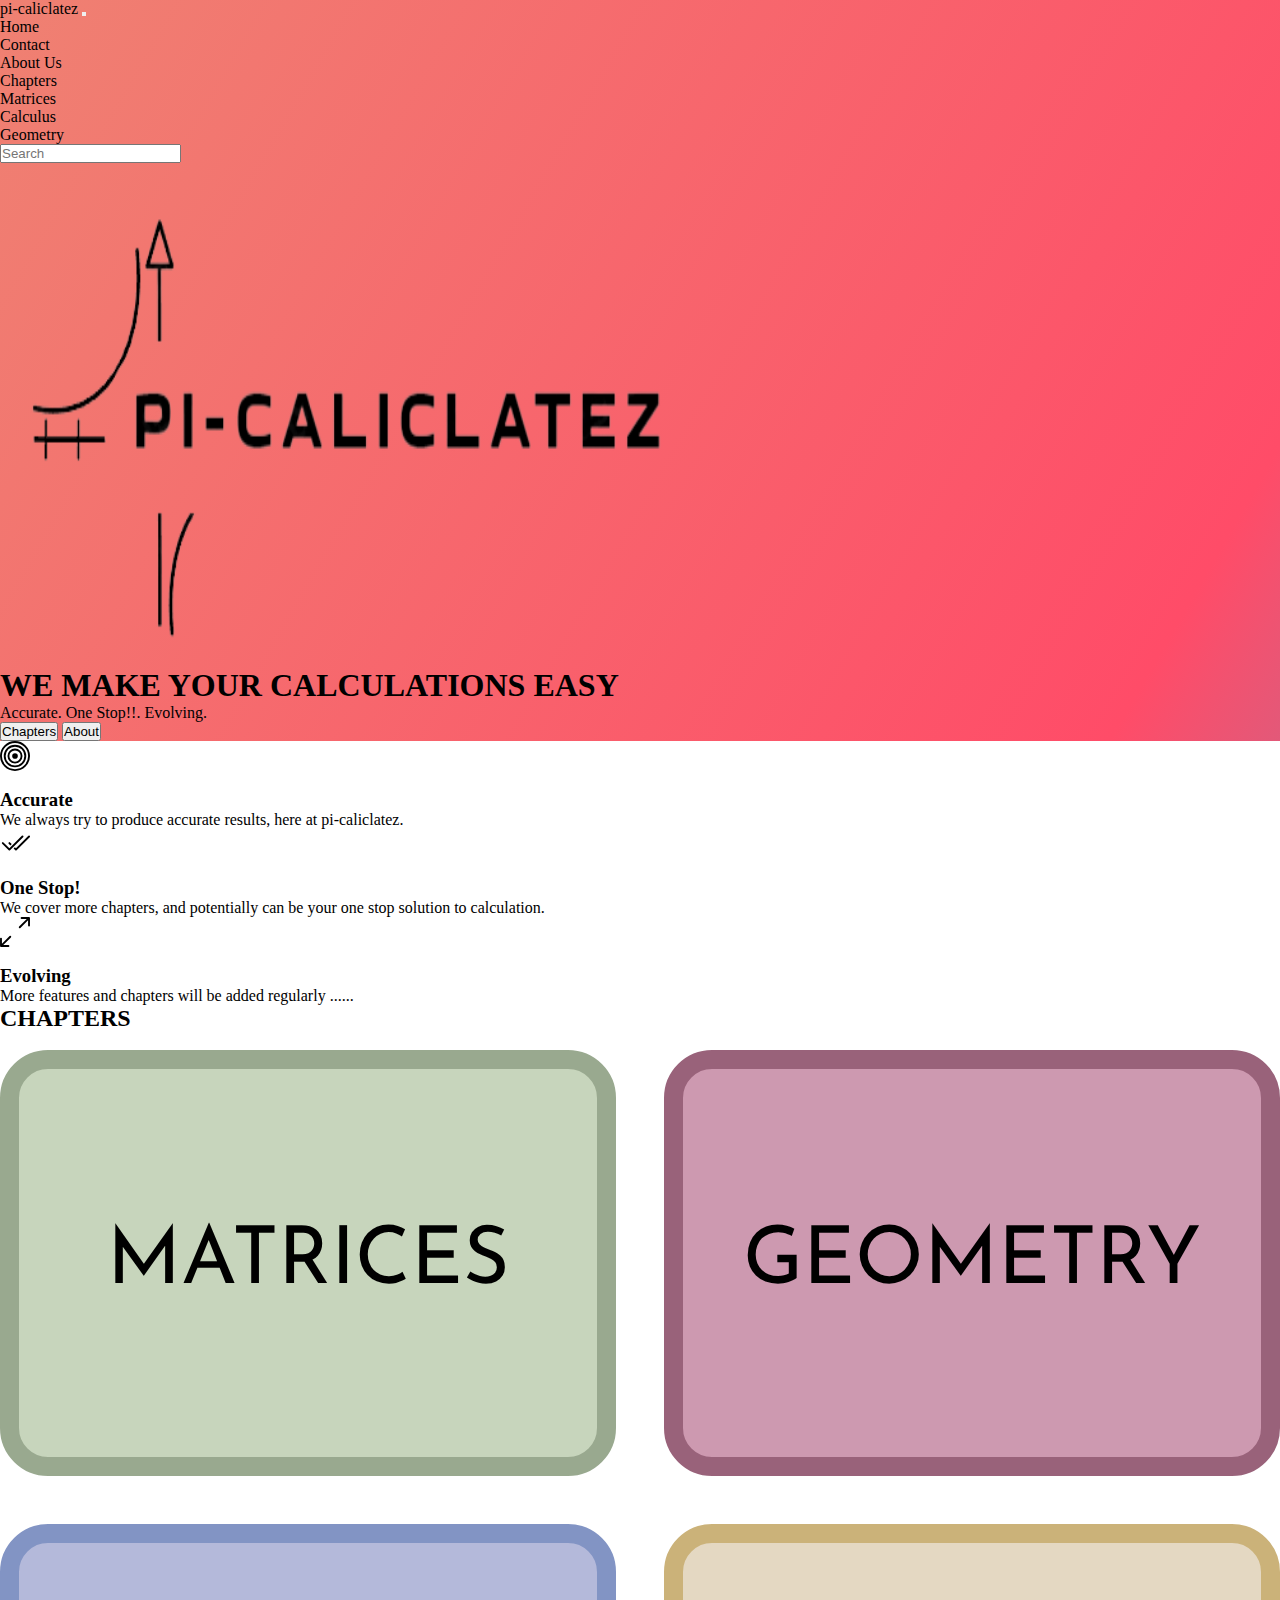
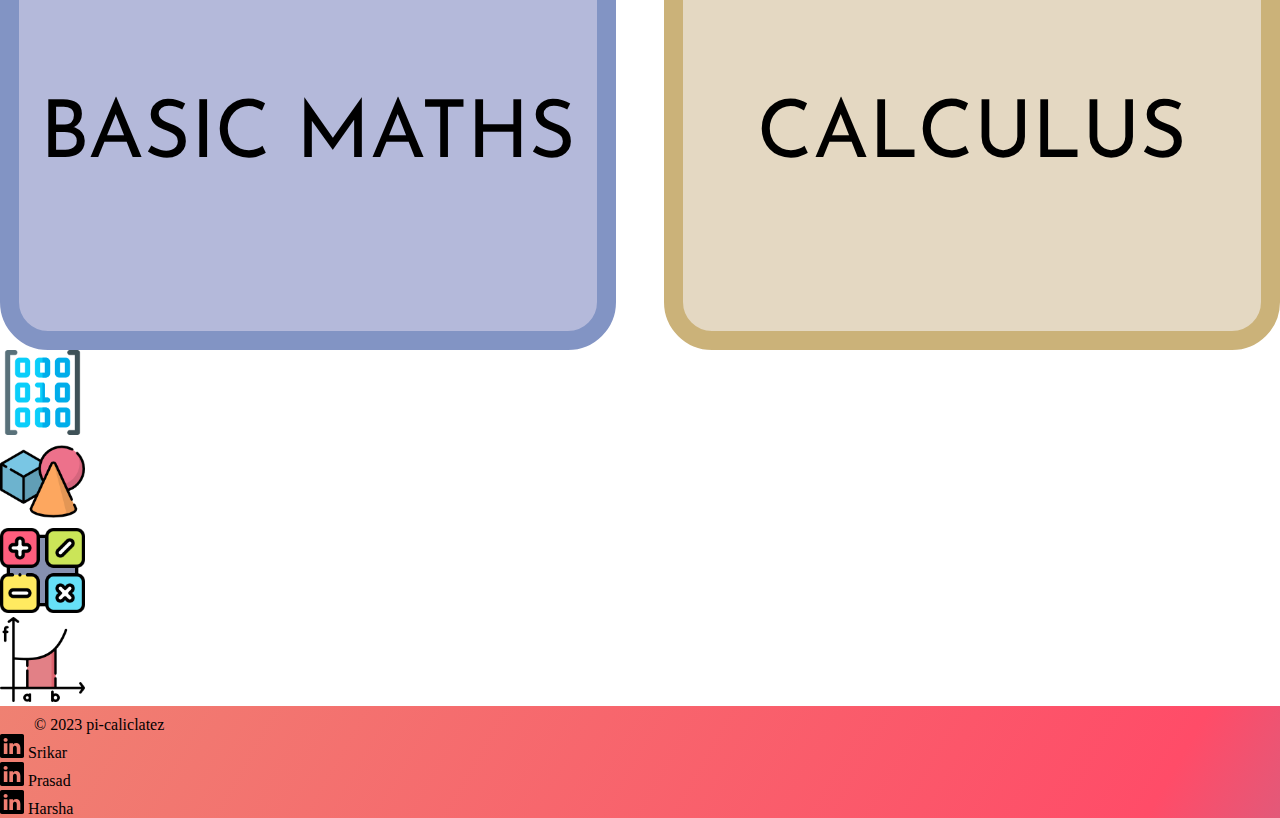
<file: index.html>
<!DOCTYPE html>
<html lang="en">
<head>
    <meta charset="UTF-8">
    <meta http-equiv="X-UA-Compatible" content="IE=edge">
    <meta name="viewport" content="width=device-width, initial-scale=1.0">
    <title>HOME</title>
    <link rel="preconnect" href="https://fonts.googleapis.com">
<link rel="preconnect" href="https://fonts.gstatic.com" crossorigin>
<link href="https://fonts.googleapis.com/css2?family=Josefin+Sans&display=swap" rel="stylesheet">
    <link href="https://cdn.jsdelivr.net/npm/bootstrap@5.3.0-alpha3/dist/css/bootstrap.min.css" rel="stylesheet" integrity="sha384-KK94CHFLLe+nY2dmCWGMq91rCGa5gtU4mk92HdvYe+M/SXH301p5ILy+dN9+nJOZ" crossorigin="anonymous">
    <link rel="stylesheet" href="./istyles.css">

    <style>


    </style>

</head>
<body>
  

  <section class="gradient-background">
    
    <nav class="navbar navbar-expand-md navbar-dark bg-outline-light" aria-label="Fourth navbar example">
      <div class="container-fluid">
        <a class="navbar-brand" href="#">pi-caliclatez</a>
        <button class="navbar-toggler" type="button" data-bs-toggle="collapse" data-bs-target="#navbarsExample04" aria-controls="navbarsExample04" aria-expanded="false" aria-label="Toggle navigation">
          <span class="navbar-toggler-icon"></span>
        </button>
  
        <div class="collapse navbar-collapse" id="navbarsExample04">
          <ul class="navbar-nav me-auto mb-2 mb-md-0">
            <li class="nav-item">
              <a class="nav-link" aria-current="page" href="./index.html">Home</a>
            </li>
            <li class="nav-item">
              <a class="nav-link" href="./contact.html">Contact</a>
            </li>
            <li class="nav-item">
              <a class="nav-link" href="./about.html">About Us</a>
            </li>
            <li class="nav-item dropdown">
              <a class="nav-link dropdown-toggle" href="#" data-bs-toggle="dropdown" aria-expanded="true">Chapters</a>
              <ul class="dropdown-menu">
                <li><a class="dropdown-item" href="./matrices.html">Matrices</a></li>
                <li><a class="dropdown-item" href="./calculus.html">Calculus</a></li>
                <li><a class="dropdown-item" href="./geometry.html">Geometry</a></li>
              </ul>
            </li>
          </ul>
          <form role="search">
            <input class="form-control" type="search" placeholder="Search" aria-label="Search">
          </form>
        </div>
      </div>
    </nav>
    
    <script src="https://cdn.jsdelivr.net/npm/bootstrap@5.3.0-alpha3/dist/js/bootstrap.bundle.min.js" integrity="sha384-ENjdO4Dr2bkBIFxQpeoTz1HIcje39Wm4jDKdf19U8gI4ddQ3GYNS7NTKfAdVQSZe" crossorigin="anonymous"></script>

    <div class="container col-xxl-8 px-4 py-5 mt-5">
      <div class="row flex-lg-row-reverse align-items-center g-5 py-5">
        <div class="col-10 col-sm-8 col-lg-6">
          <img src="./images/logo.png" class="d-block mx-lg-auto img-fluid" alt="Bootstrap Themes" width="700" height="500" loading="lazy">
        </div>
        <div class="col-lg-6">
          <h1 class="display-5 fw-bold text-body-emphasis lh-1 mb-3">WE MAKE YOUR CALCULATIONS EASY</h1>
          <p class="lead">Accurate. One Stop!!. Evolving.</p>
          <div class="d-grid gap-2 d-md-flex justify-content-md-start">
            <button type="button" class="btn btn-light btn-lg px-4 me-md-2" fdprocessedid="lyt47"><a href="#chapters">Chapters</a></button>
            <button type="button" class="btn btn-outline-light btn-lg px-4" fdprocessedid="dk5qfc"><a href="./about.html">About</a></button>
          </div>
        </div>
      </div>
    </div>
  </section>

  <section id="features">
    <div class="container">
    <div class="row g-4 py-5 mb-4 row-cols-1 row-cols-lg-3">
      <div class="col d-flex align-items-start">
        <div class="icon-square text-body-emphasis bg-body-secondary d-inline-flex align-items-center justify-content-center fs-4 flex-shrink-0 me-3">
          <svg xmlns="http://www.w3.org/2000/svg" width="30" height="30" fill="currentColor" class="bi bi-bullseye" viewBox="0 0 16 16">
            <path d="M8 15A7 7 0 1 1 8 1a7 7 0 0 1 0 14zm0 1A8 8 0 1 0 8 0a8 8 0 0 0 0 16z"/>
            <path d="M8 13A5 5 0 1 1 8 3a5 5 0 0 1 0 10zm0 1A6 6 0 1 0 8 2a6 6 0 0 0 0 12z"/>
            <path d="M8 11a3 3 0 1 1 0-6 3 3 0 0 1 0 6zm0 1a4 4 0 1 0 0-8 4 4 0 0 0 0 8z"/>
            <path d="M9.5 8a1.5 1.5 0 1 1-3 0 1.5 1.5 0 0 1 3 0z"/>
          </svg>
        </div>
        <div>
          <h3 class="fs-2">Accurate</h3>
          <p>We always try to produce accurate results, here at pi-caliclatez.</p>
        </div>
      </div>
      <div class="col d-flex align-items-start">
        <div class="icon-square text-body-emphasis bg-body-secondary d-inline-flex align-items-center justify-content-center fs-4 flex-shrink-0 me-3">
          <svg xmlns="http://www.w3.org/2000/svg" width="30" height="30" fill="currentColor" class="bi bi-check2-all" viewBox="0 0 16 16">
            <path d="M12.354 4.354a.5.5 0 0 0-.708-.708L5 10.293 1.854 7.146a.5.5 0 1 0-.708.708l3.5 3.5a.5.5 0 0 0 .708 0l7-7zm-4.208 7-.896-.897.707-.707.543.543 6.646-6.647a.5.5 0 0 1 .708.708l-7 7a.5.5 0 0 1-.708 0z"/>
            <path d="m5.354 7.146.896.897-.707.707-.897-.896a.5.5 0 1 1 .708-.708z"/>
          </svg>
        </div>
        <div>
          <h3 class="fs-2">One Stop!</h3>
          <p>We cover more chapters, and potentially can be your one stop solution to calculation.</p>
        </div>
      </div>
      <div class="col d-flex align-items-start">
        <div class="icon-square text-body-emphasis bg-body-secondary d-inline-flex align-items-center justify-content-center fs-4 flex-shrink-0 me-3">
          <svg xmlns="http://www.w3.org/2000/svg" width="30" height="30" fill="currentColor" class="bi bi-arrows-angle-expand" viewBox="0 0 16 16">
            <path fill-rule="evenodd" d="M5.828 10.172a.5.5 0 0 0-.707 0l-4.096 4.096V11.5a.5.5 0 0 0-1 0v3.975a.5.5 0 0 0 .5.5H4.5a.5.5 0 0 0 0-1H1.732l4.096-4.096a.5.5 0 0 0 0-.707zm4.344-4.344a.5.5 0 0 0 .707 0l4.096-4.096V4.5a.5.5 0 1 0 1 0V.525a.5.5 0 0 0-.5-.5H11.5a.5.5 0 0 0 0 1h2.768l-4.096 4.096a.5.5 0 0 0 0 .707z"/>
          </svg>
        </div>
        <div>
          <h3 class="fs-2">Evolving</h3>
          <p>More features and chapters will be added regularly ......</p>
        </div>
      </div>
    </div>
    </div>
  </section>

  <section id="chapters">
    
    <div class="container">
      <h2>CHAPTERS</h2> <br>
    <div class="container1">
      <div class="item1 matrices px-3"><a href="./matrices.html">MATRICES</a></div>
      <div class="item1 coordinate px-3"><a href="./geometry.html">GEOMETRY</a></div>
      <div class="item1 calculus px-3"><a href="./basic.html">BASIC MATHS</a></div>
      <div class="item1 basic px-3"><a href="./calculus.html">CALCULUS</a></div>
    </div>
    </div>
  </section>

  <div class="container">
    <div class="row my-5 px-5 py-5">
      <div class="col-lg-3 col-md-6 col-sm-12 px-5 py-3">
        <img class="ps-0" src="./images/matrix1.png" alt="" height="85">
      </div>
      <div class="col-lg-3 col-md-6 col-sm-12 px-5 py-3">
        <img src="./images/shapes.png" alt="" height="85">
      </div>
      <div class="col-lg-3 col-md-6 col-sm-12 px-5 py-3">
        <img src="./images/calculator.png" alt="" height="85">
      </div>
      <div class="col-lg-3 col-md-6 col-sm-12 px-5 py-3">
        <img src="./images/calculus.png" alt="" height="85">
      </div>
    </div>
  </div>
  
  <section class="gradient-background">
  <footer class="d-flex flex-wrap justify-content-between align-items-center py-5 mt-lg-5">
    <div class="col-md-4 d-flex align-items-center">
      <a href="/" class="mb-3 me-2 mb-md-0 text-body-secondary text-decoration-none lh-1">
        <svg class="bi" width="30" height="24"><use xlink:href="#bootstrap"></use></svg>
      </a>
      <span class="mb-3 mb-md-0 text-body-secondary">© 2023 pi-caliclatez</span>
    </div>

    <ul class="nav col-md-4 justify-content-end list-unstyled d-flex">
      <li class="ms-3"><a class="text-body-secondary" href="https://www.linkedin.com/in/partha-srikar-31b464249/"><svg xmlns="http://www.w3.org/2000/svg" width="24" height="24" fill="currentColor" class="bi bi-linkedin" viewBox="0 0 16 16">
        <path d="M0 1.146C0 .513.526 0 1.175 0h13.65C15.474 0 16 .513 16 1.146v13.708c0 .633-.526 1.146-1.175 1.146H1.175C.526 16 0 15.487 0 14.854V1.146zm4.943 12.248V6.169H2.542v7.225h2.401zm-1.2-8.212c.837 0 1.358-.554 1.358-1.248-.015-.709-.52-1.248-1.342-1.248-.822 0-1.359.54-1.359 1.248 0 .694.521 1.248 1.327 1.248h.016zm4.908 8.212V9.359c0-.216.016-.432.08-.586.173-.431.568-.878 1.232-.878.869 0 1.216.662 1.216 1.634v3.865h2.401V9.25c0-2.22-1.184-3.252-2.764-3.252-1.274 0-1.845.7-2.165 1.193v.025h-.016a5.54 5.54 0 0 1 .016-.025V6.169h-2.4c.03.678 0 7.225 0 7.225h2.4z"/>
      </svg> Srikar</a></li>
      <li class="ms-3"><a class="text-body-secondary" href="https://www.linkedin.com/in/satya-durga-vara-prasad-boddapu-944211254/"><svg xmlns="http://www.w3.org/2000/svg" width="24" height="24" fill="currentColor" class="bi bi-linkedin" viewBox="0 0 16 16">
        <path d="M0 1.146C0 .513.526 0 1.175 0h13.65C15.474 0 16 .513 16 1.146v13.708c0 .633-.526 1.146-1.175 1.146H1.175C.526 16 0 15.487 0 14.854V1.146zm4.943 12.248V6.169H2.542v7.225h2.401zm-1.2-8.212c.837 0 1.358-.554 1.358-1.248-.015-.709-.52-1.248-1.342-1.248-.822 0-1.359.54-1.359 1.248 0 .694.521 1.248 1.327 1.248h.016zm4.908 8.212V9.359c0-.216.016-.432.08-.586.173-.431.568-.878 1.232-.878.869 0 1.216.662 1.216 1.634v3.865h2.401V9.25c0-2.22-1.184-3.252-2.764-3.252-1.274 0-1.845.7-2.165 1.193v.025h-.016a5.54 5.54 0 0 1 .016-.025V6.169h-2.4c.03.678 0 7.225 0 7.225h2.4z"/>
      </svg> Prasad</a></li>
      <li class="ms-3"><a class="text-body-secondary" href="#"><svg xmlns="http://www.w3.org/2000/svg" width="24" height="24" fill="currentColor" class="bi bi-linkedin" viewBox="0 0 16 16">
        <path d="M0 1.146C0 .513.526 0 1.175 0h13.65C15.474 0 16 .513 16 1.146v13.708c0 .633-.526 1.146-1.175 1.146H1.175C.526 16 0 15.487 0 14.854V1.146zm4.943 12.248V6.169H2.542v7.225h2.401zm-1.2-8.212c.837 0 1.358-.554 1.358-1.248-.015-.709-.52-1.248-1.342-1.248-.822 0-1.359.54-1.359 1.248 0 .694.521 1.248 1.327 1.248h.016zm4.908 8.212V9.359c0-.216.016-.432.08-.586.173-.431.568-.878 1.232-.878.869 0 1.216.662 1.216 1.634v3.865h2.401V9.25c0-2.22-1.184-3.252-2.764-3.252-1.274 0-1.845.7-2.165 1.193v.025h-.016a5.54 5.54 0 0 1 .016-.025V6.169h-2.4c.03.678 0 7.225 0 7.225h2.4z"/>
      </svg> Harsha</a></li>
    </ul>
  </footer>
  </section>

</body>
</html>
</file>
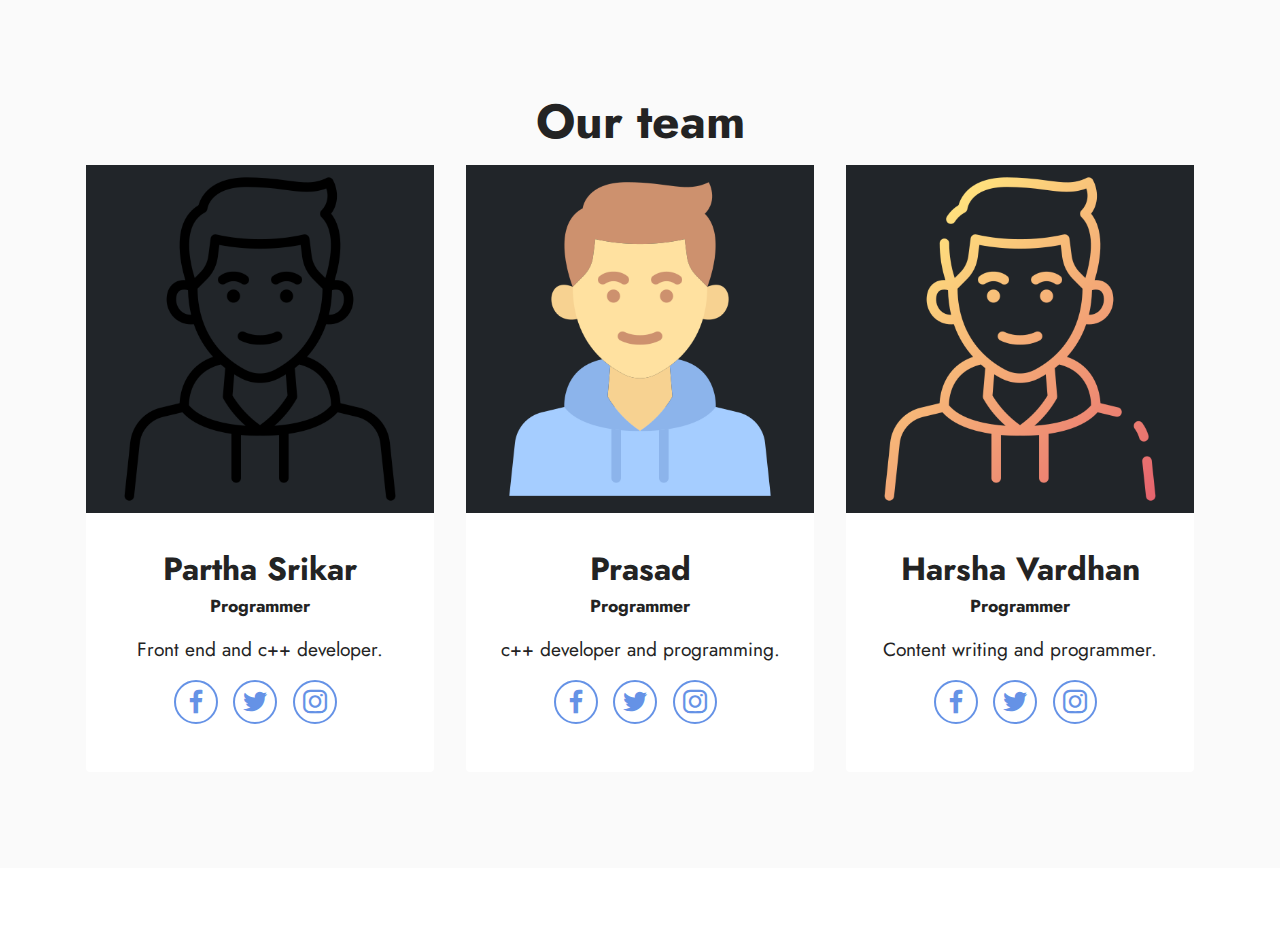
<file: about.html>
<!DOCTYPE html>
<html  >
<head>

  <meta charset="UTF-8">
  <meta http-equiv="X-UA-Compatible" content="IE=edge">
  <meta name="generator" content="Mobirise v5.8.12, mobirise.com">
  <meta name="viewport" content="width=device-width, initial-scale=1, minimum-scale=1">
  <meta name="description" content="">
  
  
  <title>About Us</title>
  <link rel="stylesheet" href="marvel/bootstrap/css/bootstrap.min.css">
  <link rel="stylesheet" href="marvel/bootstrap/css/bootstrap-grid.min.css">
  <link rel="stylesheet" href="marvel/bootstrap/css/bootstrap-reboot.min.css">
  <link rel="stylesheet" href="marvel/socicon/css/styles.css">
  <link rel="stylesheet" href="marvel/theme/css/style.css">
  <link rel="preload" href="https://fonts.googleapis.com/css2?family=Jost:ital,wght@0,400;0,700;1,400;1,700&display=swap&display=swap" as="style" onload="this.onload=null;this.rel='stylesheet'">
  <noscript><link rel="stylesheet" href="https://fonts.googleapis.com/css2?family=Jost:ital,wght@0,400;0,700;1,400;1,700&display=swap&display=swap"></noscript>
  <link rel="preload" as="style" href="marvel/mobirise/css/mbr-additional.css"><link rel="stylesheet" href="marvel/mobirise/css/mbr-additional.css" type="text/css">

  
  
  
</head>
<body>
  
  <section data-bs-version="5.1" class="team1 cid-tFr4gKoL8q" id="team1-0">
    

    
    
    <div class="container">
        <div class="row justify-content-center">
            <div class="col-12">
                <h3 class="mbr-section-title mbr-fonts-style align-center mb-3 display-2">
                    <strong>Our team</strong>
                </h3>
                
            </div>
            <div class="col-sm-6 col-lg-4">
                <div class="card-wrap">
                    <div class="image-wrap bg-dark">
                        <img src="marvel/images/boy.png" alt="Mobirise Website Builder">
                    </div>
                    <div class="content-wrap">
                        <h5 class="mbr-section-title card-title mbr-fonts-style align-center m-0 display-5">
                            <strong>Partha Srikar</strong>
                        </h5>
                        <h6 class="mbr-role mbr-fonts-style align-center mb-3 display-4">
                            <strong>Programmer</strong>
                        </h6>
                        <p class="card-text mbr-fonts-style align-center display-7">
                            Front end and c++ developer.
                        </p>
                        <div class="social-row display-7">
                            <div class="soc-item">
                                <a href="#" target="_blank">
                                    <span class="mbr-iconfont socicon socicon-facebook"></span>
                                </a>
                            </div>
                            <div class="soc-item">
                                <a href="#" target="_blank">
                                    <span class="mbr-iconfont socicon socicon-twitter"></span>
                                </a>
                            </div>
                            <div class="soc-item">
                                <a href="#" target="_blank">
                                    <span class="mbr-iconfont socicon socicon-instagram"></span>
                                </a>
                            </div>
                            
                            
                        </div>
                        
                    </div>
                </div>
            </div>

            <div class="col-sm-6 col-lg-4">
                <div class="card-wrap">
                    <div class="image-wrap bg-dark">
                        <img src="marvel/images/boy (1).png" alt="Mobirise Website Builder">
                    </div>
                    <div class="content-wrap">
                        <h5 class="mbr-section-title card-title mbr-fonts-style align-center m-0 display-5">
                            <strong>Prasad</strong>
                        </h5>
                        <h6 class="mbr-role mbr-fonts-style align-center mb-3 display-4">
                            <strong>Programmer</strong>
                        </h6>
                        <p class="card-text mbr-fonts-style align-center display-7">
                            c++ developer and programming.
                        </p>
                        <div class="social-row display-7">
                            <div class="soc-item">
                                <a href="#" target="_blank">
                                    <span class="mbr-iconfont socicon socicon-facebook"></span>
                                </a>
                            </div>
                            <div class="soc-item">
                                <a href="#" target="_blank">
                                    <span class="mbr-iconfont socicon socicon-twitter"></span>
                                </a>
                            </div>
                            <div class="soc-item">
                                <a href="#" target="_blank">
                                    <span class="mbr-iconfont socicon socicon-instagram"></span>
                                </a>
                            </div>
                            
                            
                        </div>
                        
                    </div>
                </div>
            </div>

            <div class="col-sm-6 col-lg-4">
                <div class="card-wrap">
                    <div class="image-wrap bg-dark">
                        <img src="marvel/images/boy (2).png" alt="Mobirise Website Builder">
                    </div>
                    <div class="content-wrap">
                        <h5 class="mbr-section-title card-title mbr-fonts-style align-center m-0 display-5">
                            <strong>Harsha Vardhan</strong>
                        </h5>
                        <h6 class="mbr-role mbr-fonts-style align-center mb-3 display-4">
                            <strong>Programmer</strong>
                        </h6>
                        <p class="card-text mbr-fonts-style align-center display-7">
                            Content writing and programmer.
                        </p>
                        <div class="social-row display-7">
                            <div class="soc-item">
                                <a href="#" target="_blank">
                                    <span class="mbr-iconfont socicon socicon-facebook"></span>
                                </a>
                            </div>
                            <div class="soc-item">
                                <a href="#" target="_blank">
                                    <span class="mbr-iconfont socicon socicon-twitter"></span>
                                </a>
                            </div>
                            <div class="soc-item">
                                <a href="#" target="_blank">
                                    <span class="mbr-iconfont socicon socicon-instagram"></span>
                                </a>
                            </div>
                            
                            
                        </div>
                        
                    </div>
                </div>
            </div>

            
        </div>
    </div>
</section><section class="display-7" style="padding: 0;align-items: center;justify-content: center;flex-wrap: wrap;    align-content: center;display: flex;position: relative;height: 4rem;"></section><script src="marvel/bootstrap/js/bootstrap.bundle.min.js"></script>  <script src="marvel/smoothscroll/smooth-scroll.js"></script>  <script src="marvel/ytplayer/index.js"></script>  <script src="marvel/theme/js/script.js"></script>  
  
  
</body>
</html>
</file>
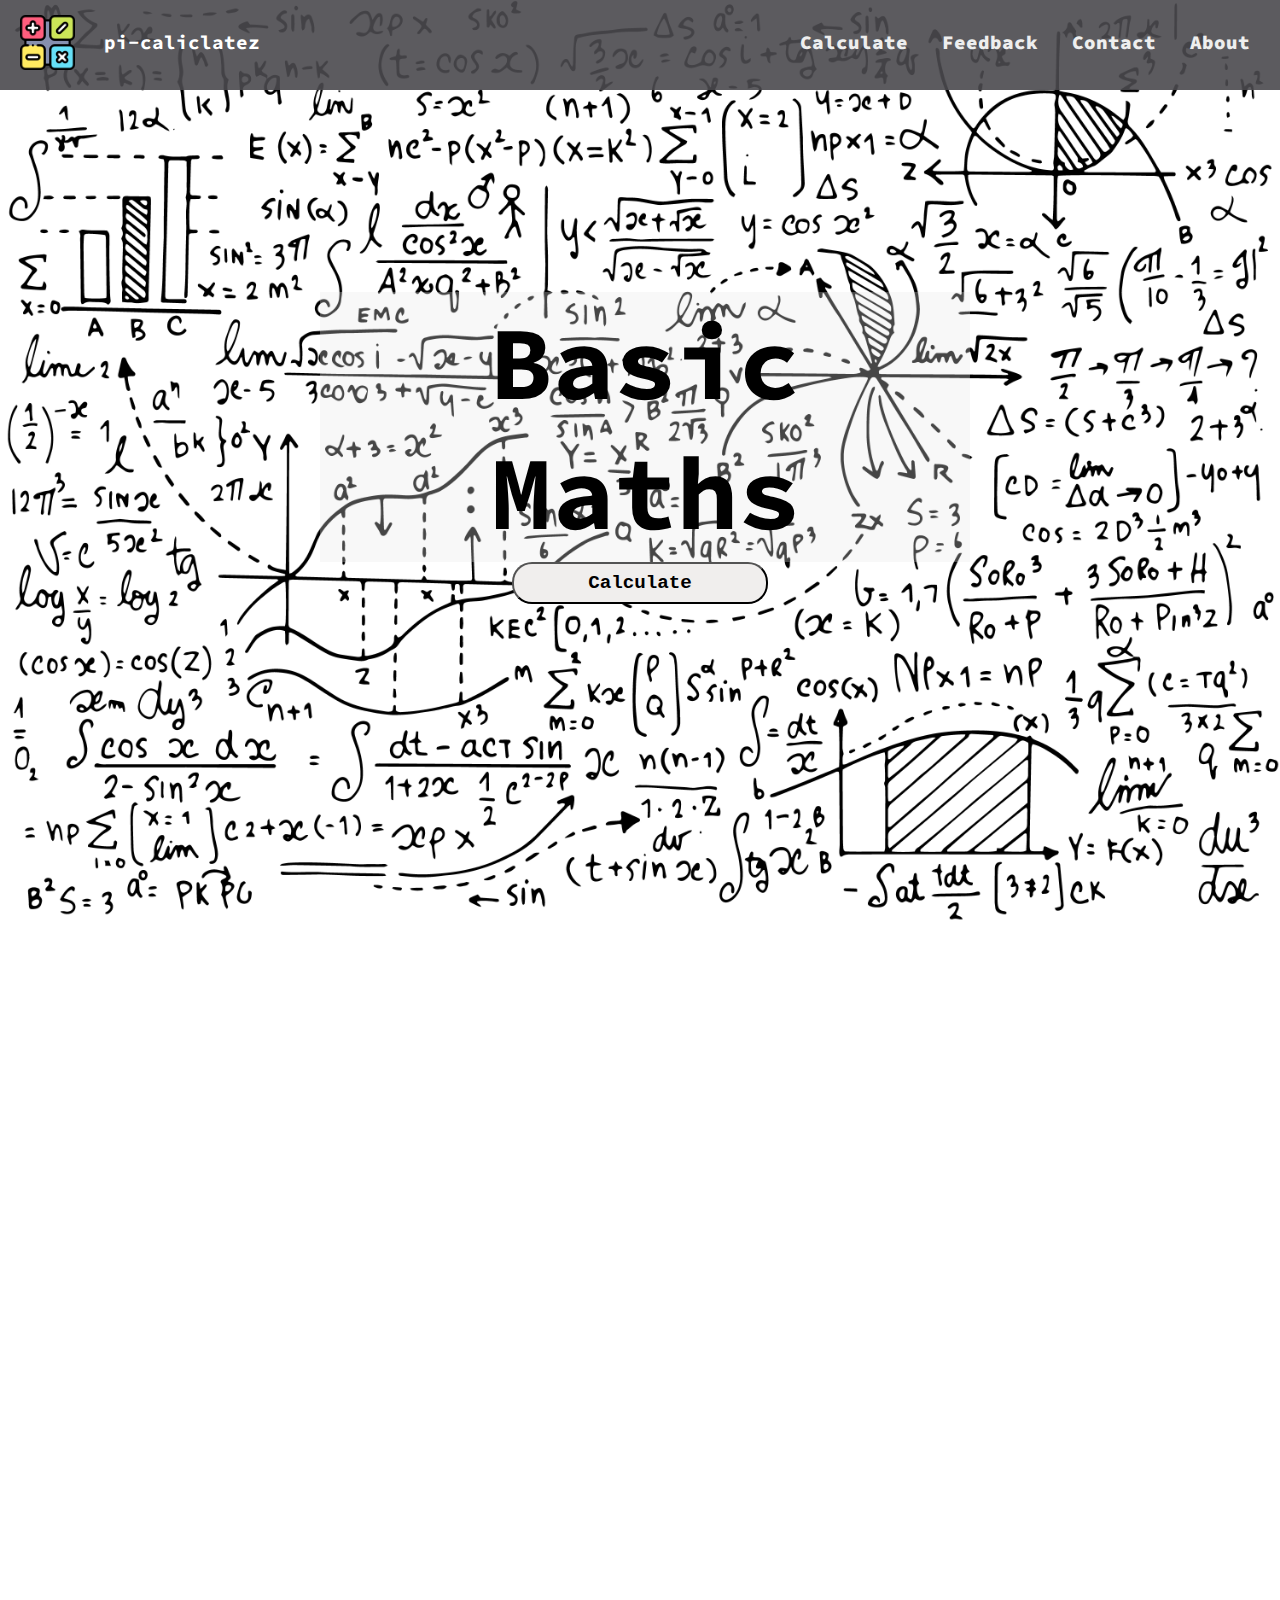
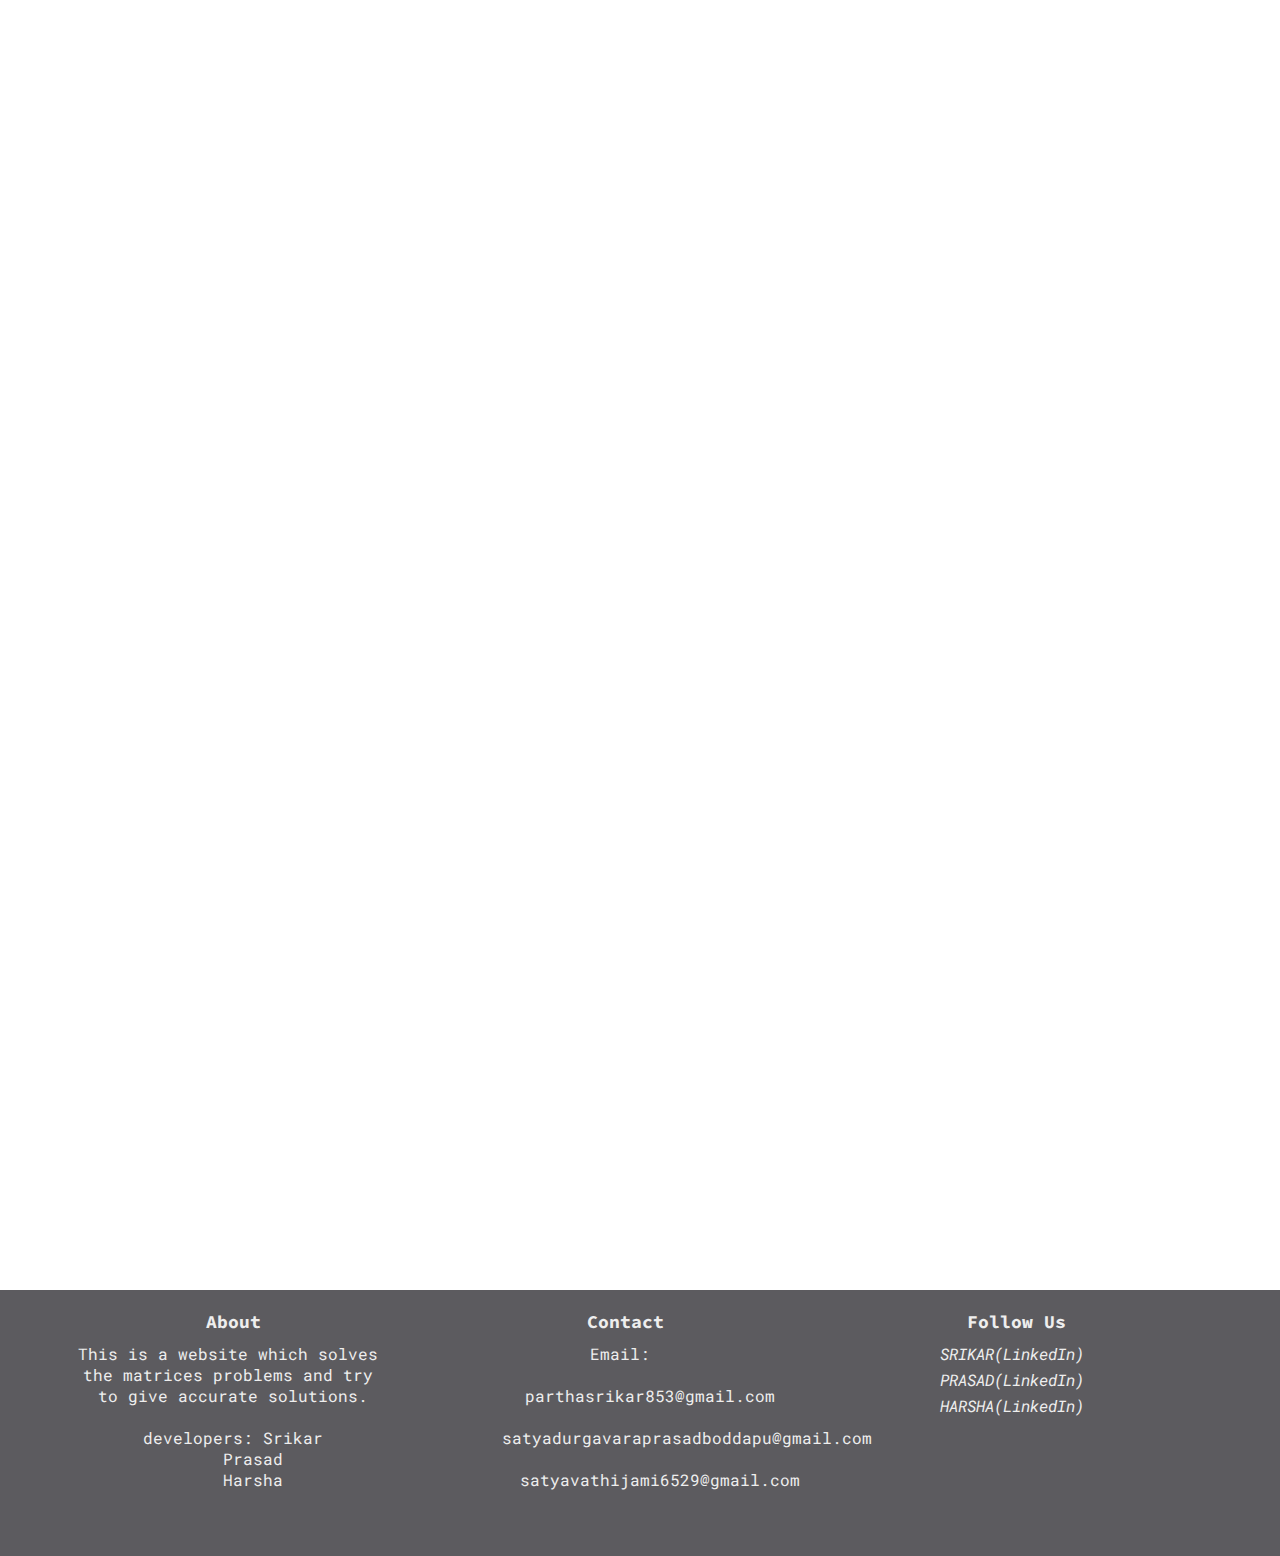
<file: basic.html>
<!DOCTYPE html>
<html lang="en">
<head>
    <meta charset="UTF-8">
    <meta http-equiv="X-UA-Compatible" content="IE=edge">
    <meta name="viewport" content="width=device-width, initial-scale=1.0">
    <title>Mbasicmath</title>
    <link rel="stylesheet" href="styles.css">
    <link rel="preconnect" href="https://fonts.googleapis.com">
<link rel="preconnect" href="https://fonts.gstatic.com" crossorigin>
<link href="https://fonts.googleapis.com/css2?family=Roboto+Mono:wght@100&family=Rubik&family=Source+Code+Pro:ital,wght@1,900&family=Ubuntu+Mono&display=swap" rel="stylesheet">

<script defer src="app.js"></script>
</head>
<body>

    <nav class="navbar">

        <div class="logo">
          <img src="./images/calculator.png" alt="Logo">
        </div>
        <h3 class="headlogo">pi-caliclatez</h3>
        <ul class="links">
          <li><a href="./caluculate.html">Calculate</a></li>
          <li><a href="#">Feedback</a></li>
          <li><a href="#contact-us">Contact</a></li>
          <li><a href="#about-us">About</a></li>
        </ul>
      </nav>      
    <div class="handbtn">
        <h1 class="heading">Basic Maths</h1>

    <button class="btn"><a href="./caluculate.html"  class="click"> <span>
        <p>Calculate</p>
    </span> Calculate</a></button>
    </div>

    <section class="hidden">
      <h1>CONTENT</h1>
      <p>everthing goes here</p>
    </section>

    <section class="hidden">
      <h1>CONTENT</h1>
      <p>everthing goes here</p>
    </section>

    <section class="hidden">
      <h1>CONTENT</h1>
      <p>everthing goes here</p>
    </section>

    <footer>
        <footer class="footer">
            <div class="container">
              <div class="footer-content">
                <div class="footer-section">
                  <h3 id="about-us">About</h3>
                  <pre style="font-family: 'Roboto Mono', monospace;">This is a website which solves 
the matrices problems and try 
to give accurate solutions.

developers: Srikar
    Prasad
    Harsha
                  </pre>
                </div>
                <div class="footer-section">
                  <h3 id="contact-us">Contact</h3>
                  <ul class="contact-list">
                    <li> <pre style="font-family: 'Roboto Mono', monospace;">Email: 
                        
     parthasrikar853@gmail.com

       satyadurgavaraprasadboddapu@gmail.com
                        
       satyavathijami6529@gmail.com
                    </pre> </li>
                  </ul>
                </div>
                <div class="footer-section">
                  <h3>Follow Us</h3>
                  <ul class="social-media-list">
                    <li><a href="https://www.linkedin.com/in/partha-srikar-31b464249/"><i class="fab fa-facebook">SRIKAR(LinkedIn)</i></a></li>
                    <li><a href="https://www.linkedin.com/in/satya-durga-vara-prasad-boddapu-944211254/"><i class="fab fa-twitter">PRASAD(LinkedIn)</i></a></li>
                    <li><a href="https://www.linkedin.com/in/partha-srikar-31b464249/"><i class="fab fa-instagram">HARSHA(LinkedIn)</i></a></li>
                  </ul>
                </div>
              </div>
            </div>
          </footer>
          
    </footer>
    
</body>
</html>
</file>
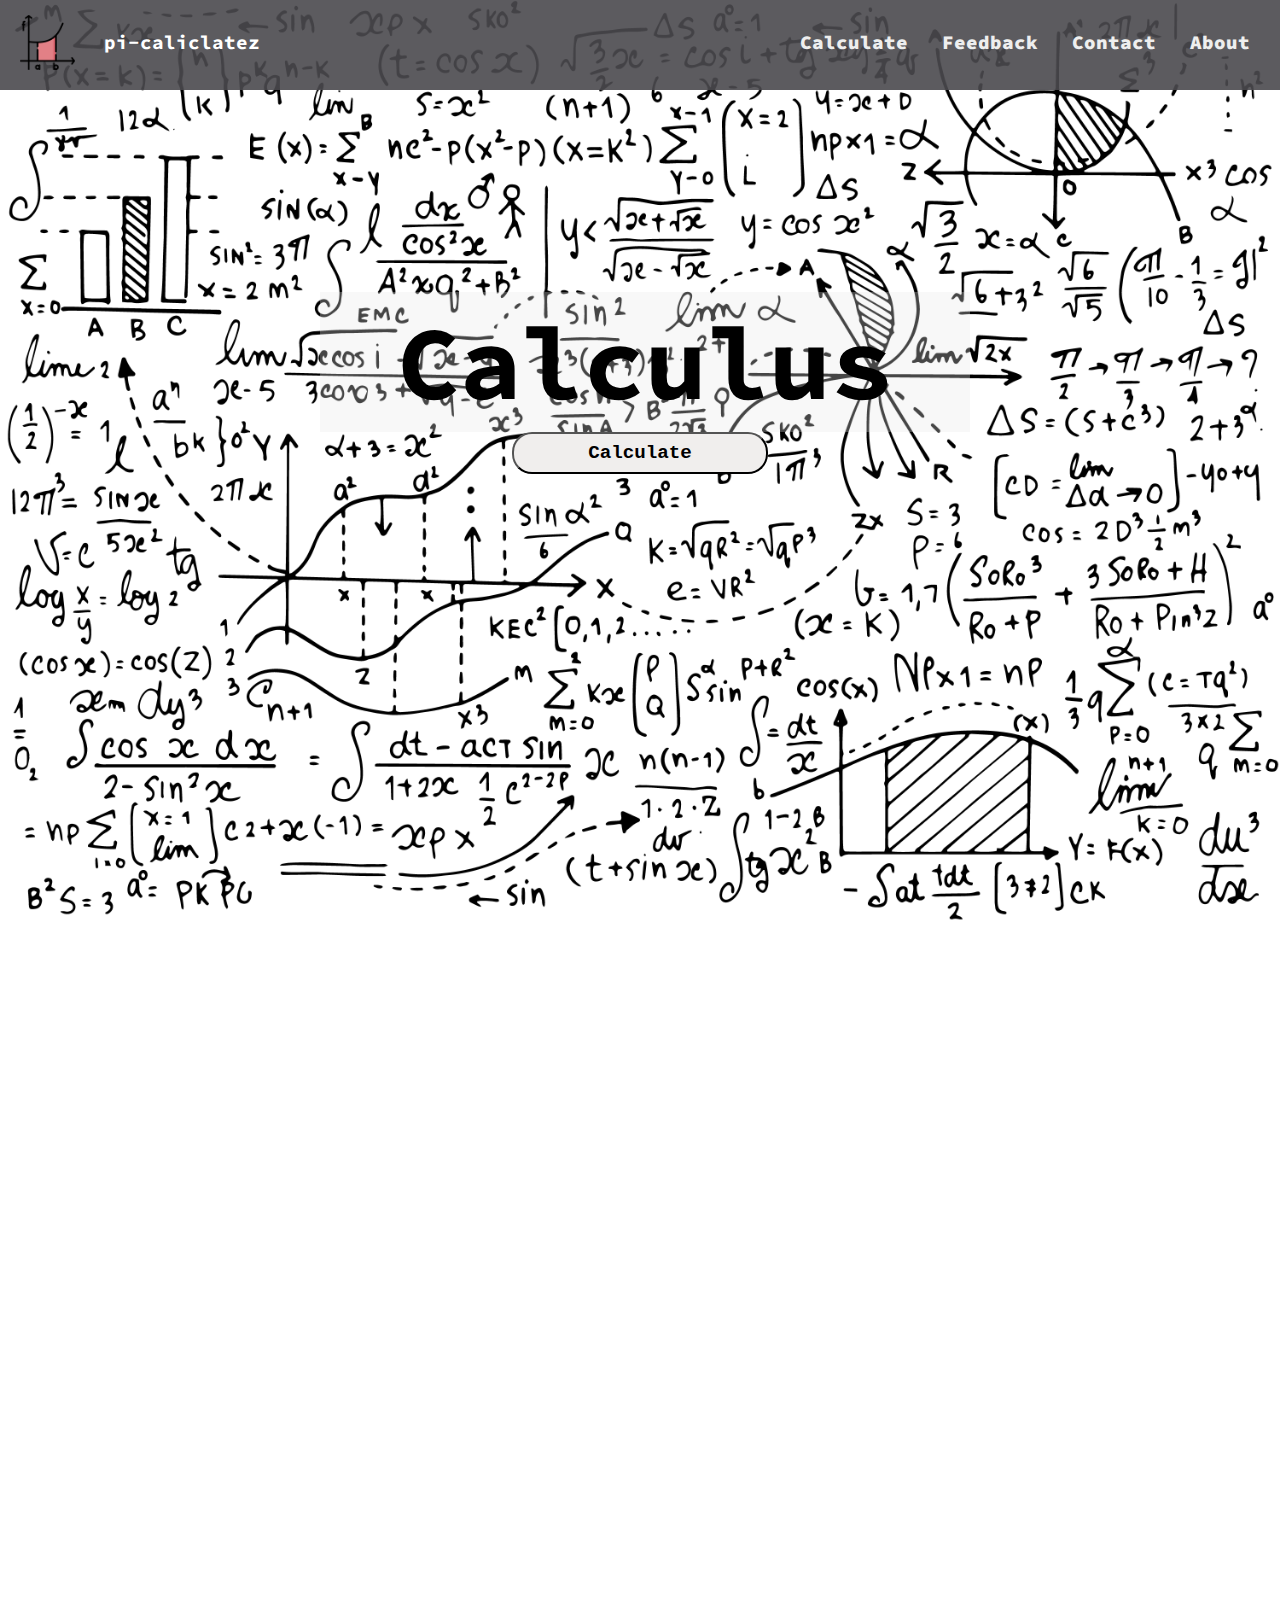
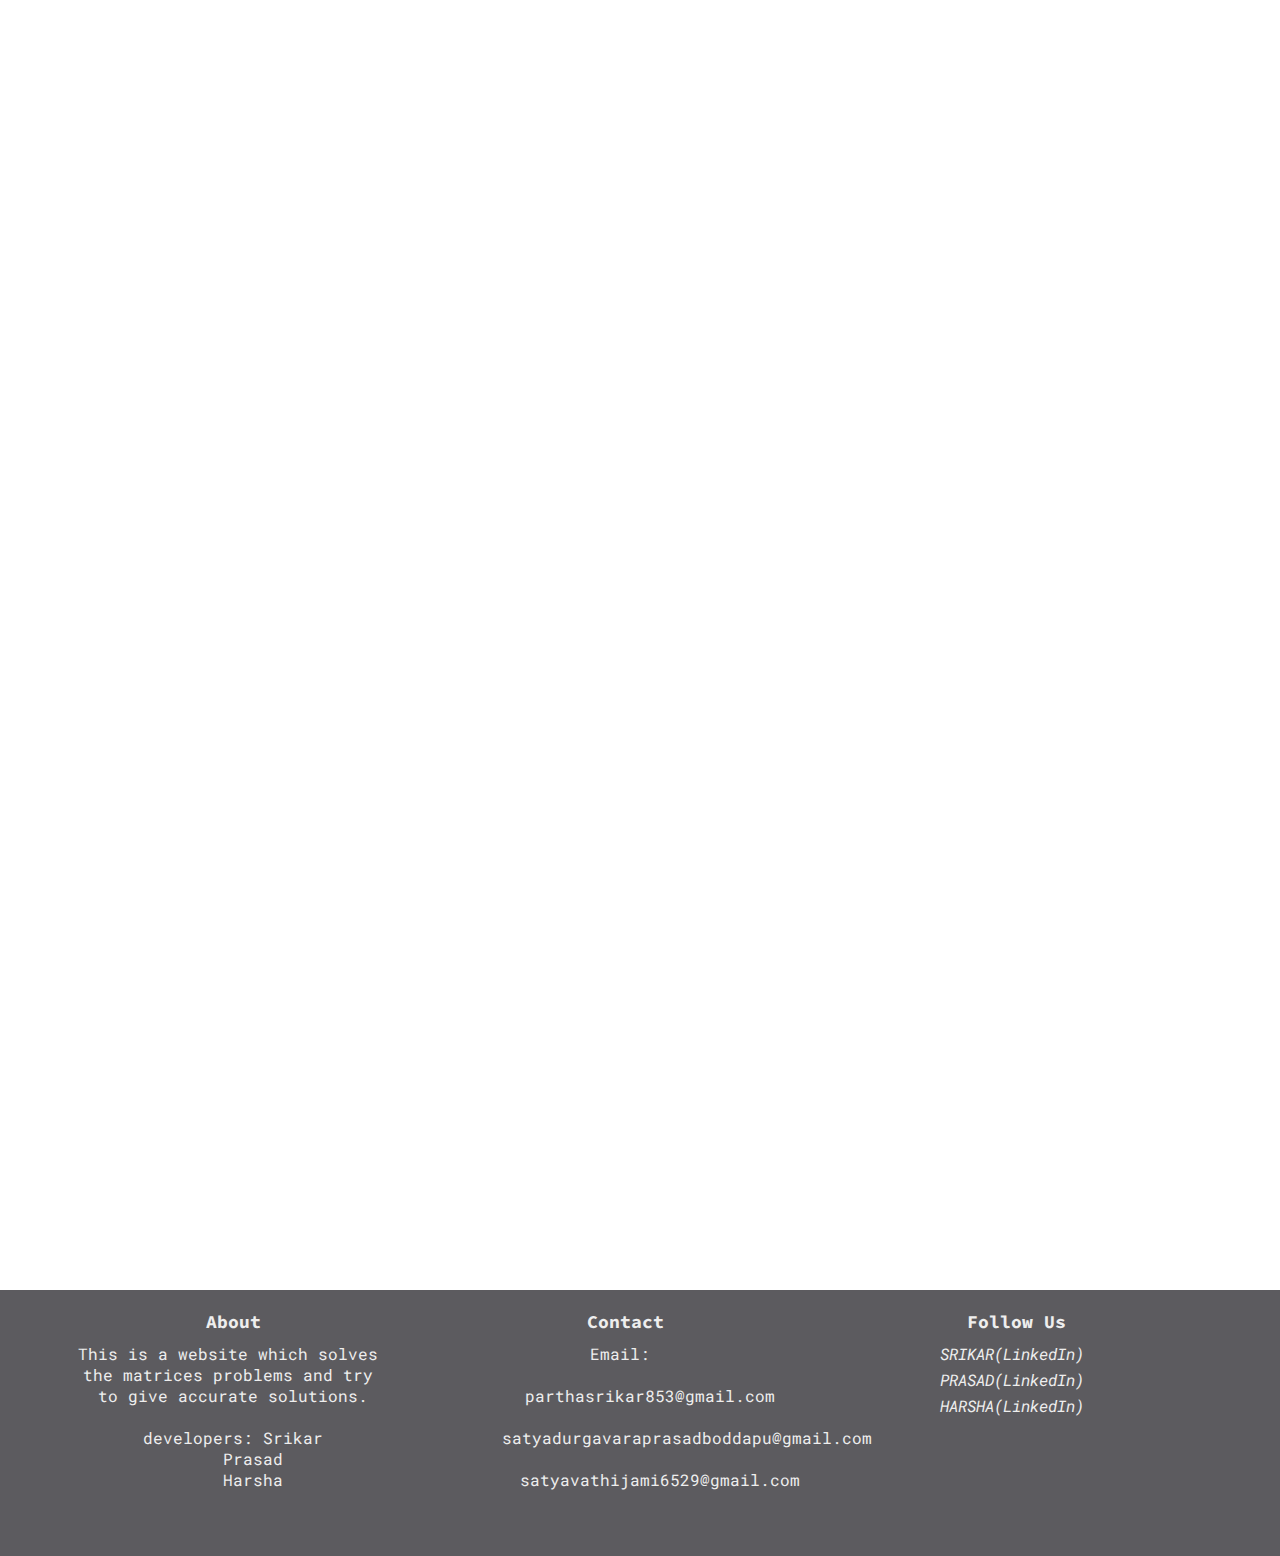
<file: calculus.html>
<!DOCTYPE html>
<html lang="en">
<head>
    <meta charset="UTF-8">
    <meta http-equiv="X-UA-Compatible" content="IE=edge">
    <meta name="viewport" content="width=device-width, initial-scale=1.0">
    <title>Mcalculus</title>
    <link rel="stylesheet" href="styles.css">
    <link rel="preconnect" href="https://fonts.googleapis.com">
<link rel="preconnect" href="https://fonts.gstatic.com" crossorigin>
<link href="https://fonts.googleapis.com/css2?family=Roboto+Mono:wght@100&family=Rubik&family=Source+Code+Pro:ital,wght@1,900&family=Ubuntu+Mono&display=swap" rel="stylesheet">

<script defer src="app.js"></script>
</head>
<body>

    <nav class="navbar">

        <div class="logo">
          <img src="./images/calculus.png" alt="Logo">
        </div>
        <h3 class="headlogo">pi-caliclatez</h3>
        <ul class="links">
          <li><a href="./caluculate.html">Calculate</a></li>
          <li><a href="#">Feedback</a></li>
          <li><a href="#contact-us">Contact</a></li>
          <li><a href="#about-us">About</a></li>
        </ul>
      </nav>      
    <div class="handbtn">
        <h1 class="heading">Calculus</h1>

    <button class="btn"><a href="./caluculate.html"  class="click"> <span>
        <p>Calculate</p>
    </span> Calculate</a></button>
    </div>

    <section class="hidden">
      <h1>CONTENT</h1>
      <p>everthing goes here</p>
    </section>

    <section class="hidden">
      <h1>CONTENT</h1>
      <p>everthing goes here</p>
    </section>

    <section class="hidden">
      <h1>CONTENT</h1>
      <p>everthing goes here</p>
    </section>

    <footer>
        <footer class="footer">
            <div class="container">
              <div class="footer-content">
                <div class="footer-section">
                  <h3 id="about-us">About</h3>
                  <pre style="font-family: 'Roboto Mono', monospace;">This is a website which solves 
the matrices problems and try 
to give accurate solutions.

developers: Srikar
    Prasad
    Harsha
                  </pre>
                </div>
                <div class="footer-section">
                  <h3 id="contact-us">Contact</h3>
                  <ul class="contact-list">
                    <li> <pre style="font-family: 'Roboto Mono', monospace;">Email: 
                        
     parthasrikar853@gmail.com

       satyadurgavaraprasadboddapu@gmail.com
                        
       satyavathijami6529@gmail.com
                    </pre> </li>
                  </ul>
                </div>
                <div class="footer-section">
                  <h3>Follow Us</h3>
                  <ul class="social-media-list">
                    <li><a href="https://www.linkedin.com/in/partha-srikar-31b464249/"><i class="fab fa-facebook">SRIKAR(LinkedIn)</i></a></li>
                    <li><a href="https://www.linkedin.com/in/satya-durga-vara-prasad-boddapu-944211254/"><i class="fab fa-twitter">PRASAD(LinkedIn)</i></a></li>
                    <li><a href="https://www.linkedin.com/in/partha-srikar-31b464249/"><i class="fab fa-instagram">HARSHA(LinkedIn)</i></a></li>
                  </ul>
                </div>
              </div>
            </div>
          </footer>
          
    </footer>
    
</body>
</html>
</file>
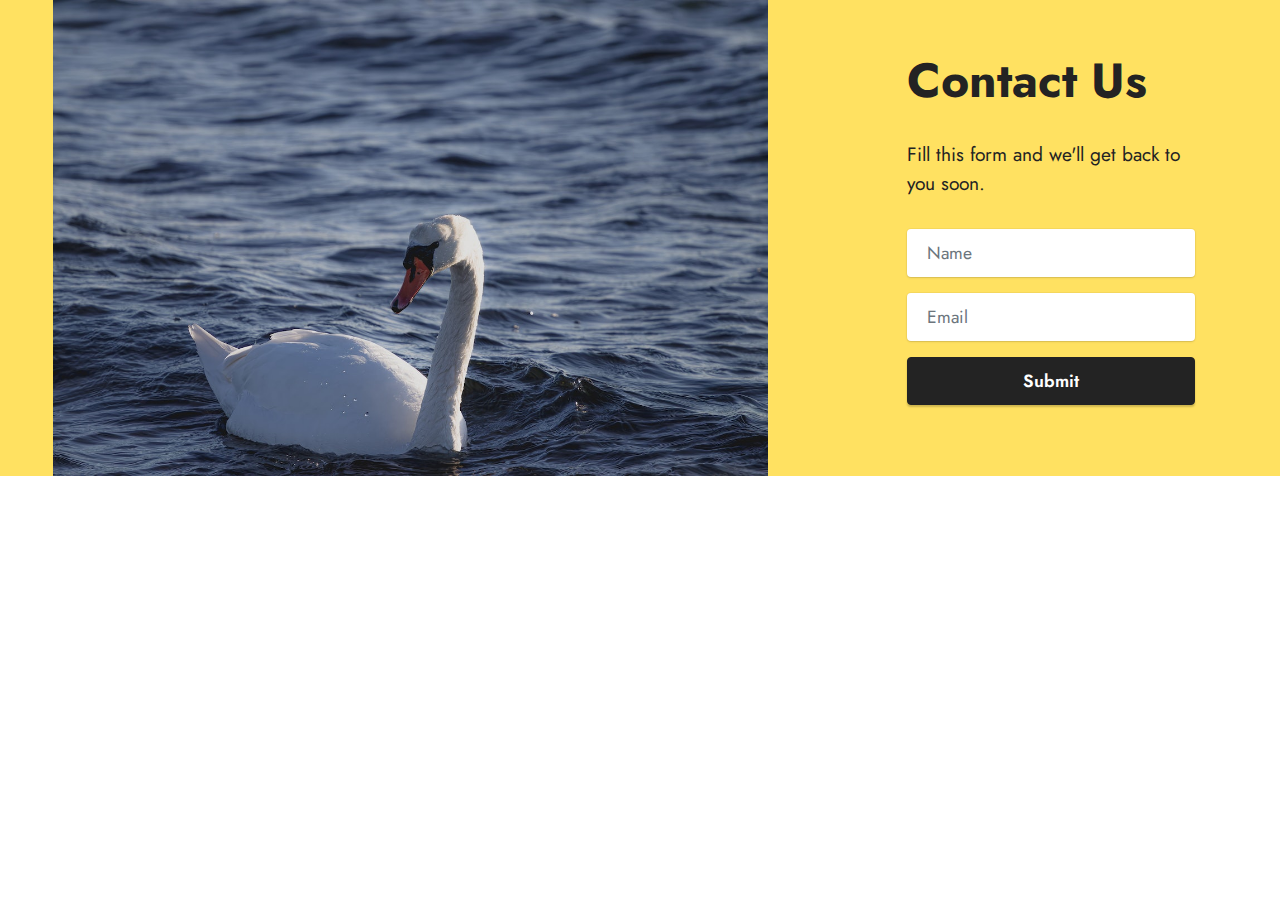
<file: contact.html>
<!DOCTYPE html>
<html  >
<head>
  <!-- Site made with Mobirise Website Builder v5.8.12, https://mobirise.com -->
  <meta charset="UTF-8">
  <meta http-equiv="X-UA-Compatible" content="IE=edge">
  <meta name="generator" content="Mobirise v5.8.12, mobirise.com">
  <meta name="viewport" content="width=device-width, initial-scale=1, minimum-scale=1">
  <meta name="description" content="">
  
  
  <title>Contact Us</title>
  <link rel="stylesheet" href="assets/bootstrap/css/bootstrap.min.css">
  <link rel="stylesheet" href="assets/bootstrap/css/bootstrap-grid.min.css">
  <link rel="stylesheet" href="assets/bootstrap/css/bootstrap-reboot.min.css">
  <link rel="stylesheet" href="assets/theme/css/style.css">
  <link rel="preload" href="https://fonts.googleapis.com/css2?family=Jost:ital,wght@0,400;0,700;1,400;1,700&display=swap&display=swap" as="style" onload="this.onload=null;this.rel='stylesheet'">
  <noscript><link rel="stylesheet" href="https://fonts.googleapis.com/css2?family=Jost:ital,wght@0,400;0,700;1,400;1,700&display=swap&display=swap"></noscript>
  <link rel="preload" as="style" href="assets/mobirise/css/mbr-additional.css"><link rel="stylesheet" href="assets/mobirise/css/mbr-additional.css" type="text/css">

  
  
  
</head>
<body>
  
  <section data-bs-version="5.1" class="form3 cid-tFqWCYNFqK" id="form3-0">

    

    

    <div class="container-fluid">
        <div class="row justify-content-center">
            <div class="col-lg-7 col-12">
                <div class="image-wrapper">
                    <img class="w-100" src="assets/images/pexels-henrik-tuvesson-15925339 (1).jpg" alt="Mobirise Website Builder">
                </div>
            </div>
            <div class="col-lg-3 offset-lg-1 mbr-form" data-form-type="formoid">
                <form action="mailto:parthasrikar853@gmail.com" method="POST" class="mbr-form form-with-styler" data-form-title="Form Name"><input type="hidden" name="email" data-form-email="true" value="fhb8pYaFqakmGWfo42UskHCm0RCJF2/akXEv/Dz/Ga6VP8/XlSVkUl+WDivgFAzWq0yQAy0j1500CAQhnOBlSqBPMzqTiPw+nHnzspnfgswF+s4U6t+SatHKRucTC9fx">
                    <div class="row">
                        <div hidden="hidden" data-form-alert="" class="alert alert-success col-12">Thanks for filling out the form!</div>
                        <div hidden="hidden" data-form-alert-danger="" class="alert alert-danger col-12">
                            Oops...! some problem!
                        </div>
                    </div>
                    <div class="dragArea row">
                        <div class="col-lg-12 col-md-12 col-sm-12">
                            <h1 class="mbr-section-title mb-4 display-2">
                                <strong>Contact Us</strong>
                            </h1>
                        </div>
                        <div class="col-lg-12 col-md-12 col-sm-12">
                            <p class="mbr-text mbr-fonts-style mb-4 display-7">Fill this form and we'll get back to you
                                soon.</p>
                        </div>
                        <div data-for="name" class="col-lg-12 col-md col-sm-12 form-group mb-3">
                            <input type="text" name="name" placeholder="Name" data-form-field="name" class="form-control" value="" id="name-form3-0">
                        </div>
                        <div class="col-lg-12 col-md col-sm-12 form-group mb-3" data-for="email">
                            <input type="email" name="email" placeholder="Email" data-form-field="email" class="form-control" value="" id="email-form3-0">
                        </div>
                        <div class="col-md-auto col-12 mbr-section-btn">
                            <button type="submit" class="btn btn-black display-4">Submit</button>
                        </div>
                    </div>
                </form>
            </div>
            <div class="offset-lg-1"></div>
        </div>
    </div>
</section><section class="display-7" style="padding: 0;align-items: center;justify-content: center;flex-wrap: wrap;    align-content: center;display: flex;position: relative;height: 4rem;"><a href="https://mobiri.se/" style="flex: 1 1;height: 4rem;position: absolute;width: 100%;z-index: 1;"><img alt="" style="height: 4rem;" src="[data-uri]"></section><script src="assets/bootstrap/js/bootstrap.bundle.min.js"></script>  <script src="assets/smoothscroll/smooth-scroll.js"></script>  <script src="assets/ytplayer/index.js"></script>  <script src="assets/theme/js/script.js"></script>  <script src="assets/formoid/formoid.min.js"></script>  
  
  
</body>
</html>
</file>
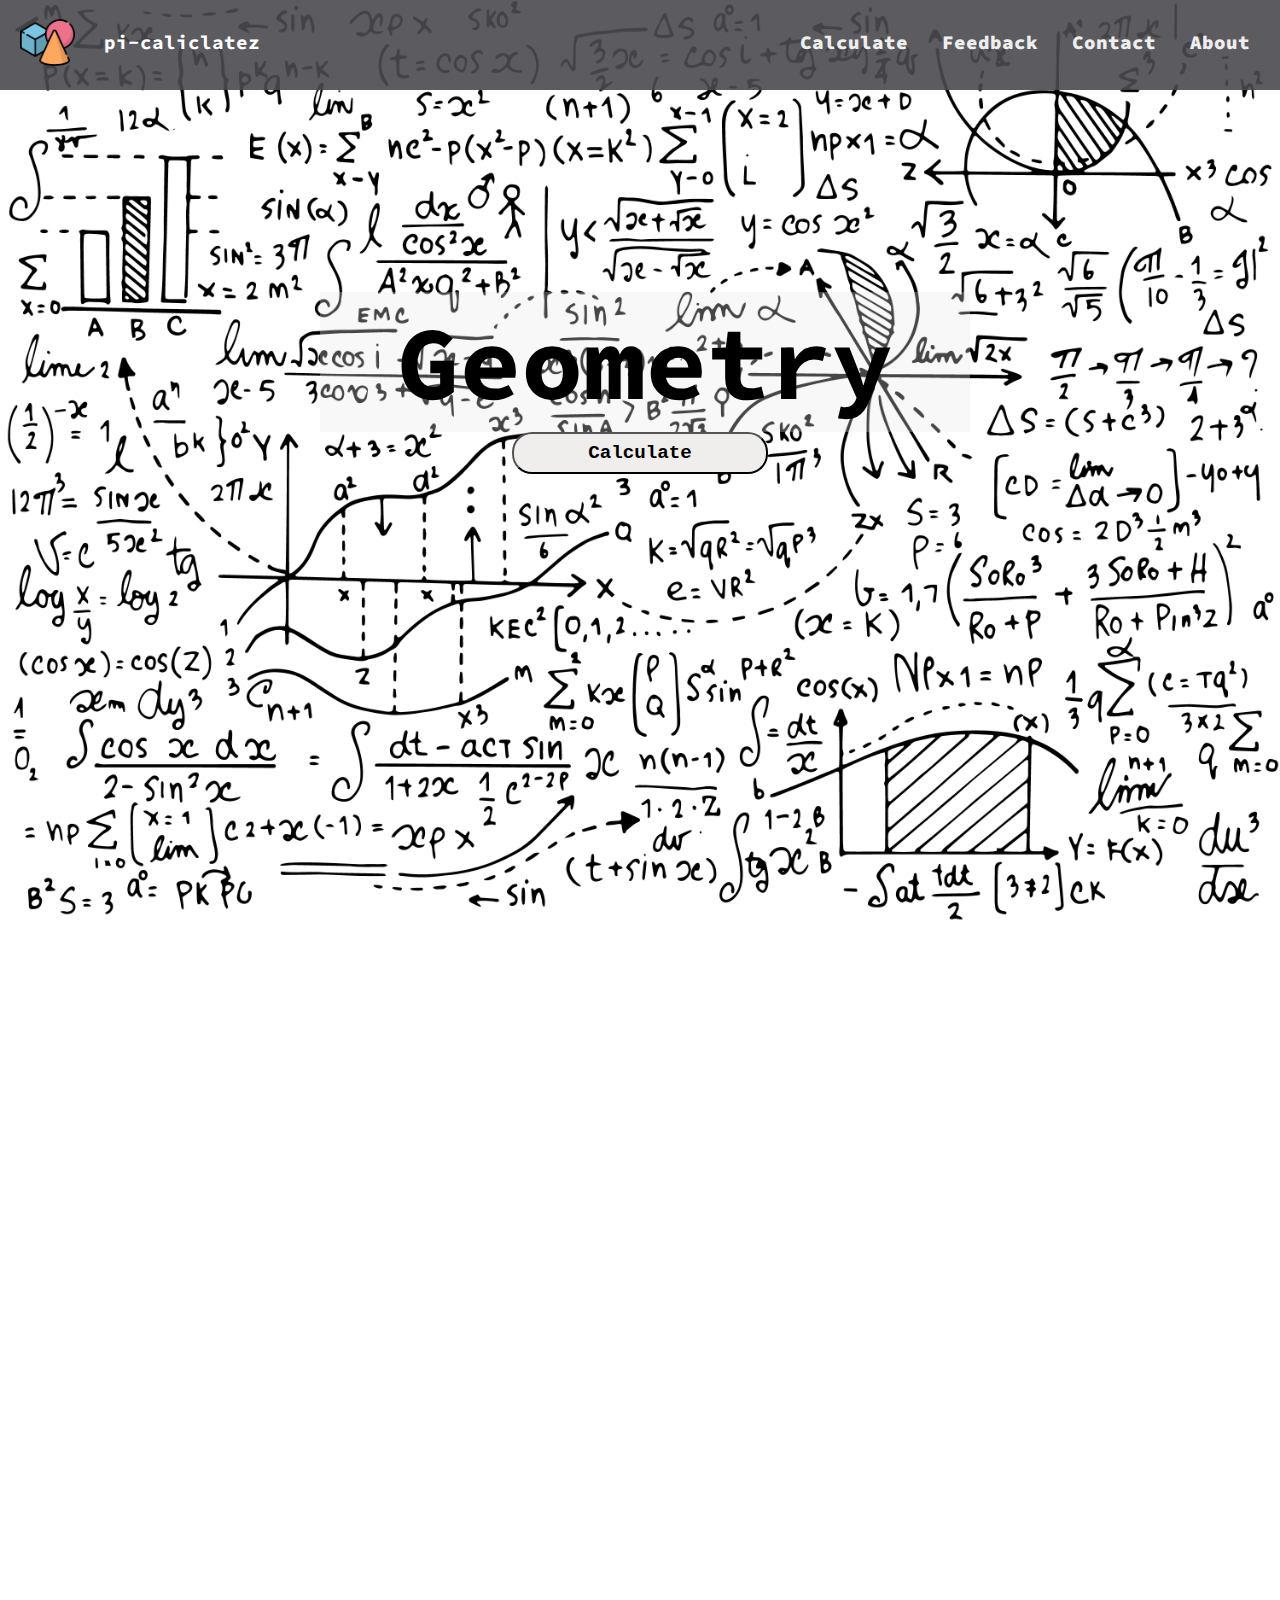
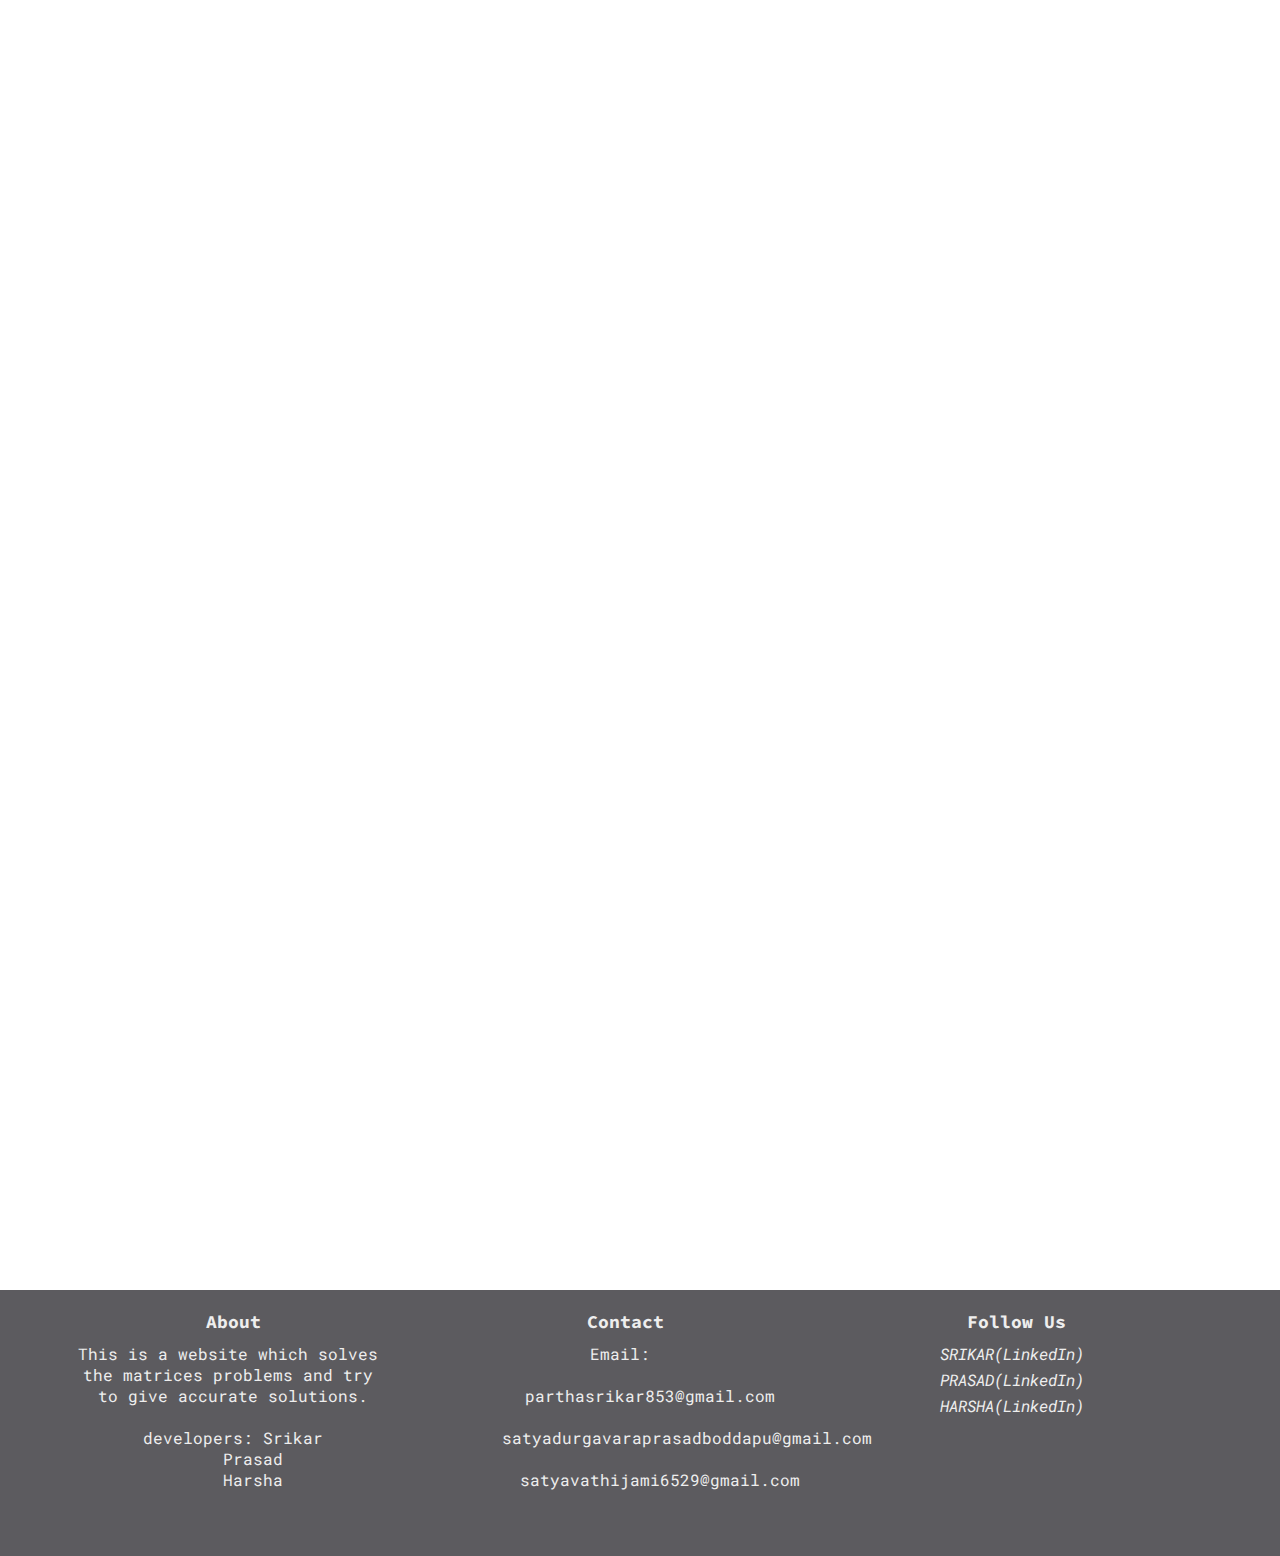
<file: geometry.html>
<!DOCTYPE html>
<html lang="en">
<head>
    <meta charset="UTF-8">
    <meta http-equiv="X-UA-Compatible" content="IE=edge">
    <meta name="viewport" content="width=device-width, initial-scale=1.0">
    <title>Mgeometry</title>
    <link rel="stylesheet" href="styles.css">
    <link rel="preconnect" href="https://fonts.googleapis.com">
<link rel="preconnect" href="https://fonts.gstatic.com" crossorigin>
<link href="https://fonts.googleapis.com/css2?family=Roboto+Mono:wght@100&family=Rubik&family=Source+Code+Pro:ital,wght@1,900&family=Ubuntu+Mono&display=swap" rel="stylesheet">

<script defer src="app.js"></script>
</head>
<body>

    <nav class="navbar">

        <div class="logo">
          <img src="./images/shapes.png" alt="Logo">
        </div>
        <h3 class="headlogo">pi-caliclatez</h3>
        <ul class="links">
          <li><a href="./caluculate.html">Calculate</a></li>
          <li><a href="#">Feedback</a></li>
          <li><a href="#contact-us">Contact</a></li>
          <li><a href="#about-us">About</a></li>
        </ul>
      </nav>      
    <div class="handbtn">
        <h1 class="heading">Geometry</h1>

    <button class="btn"><a href="./caluculate.html"  class="click"> <span>
        <p>Calculate</p>
    </span> Calculate</a></button>
    </div>

    <section class="hidden">
      <h1>CONTENT</h1>
      <p>everthing goes here</p>
    </section>

    <section class="hidden">
      <h1>CONTENT</h1>
      <p>everthing goes here</p>
    </section>

    <section class="hidden">
      <h1>CONTENT</h1>
      <p>everthing goes here</p>
    </section>

    <footer>
        <footer class="footer">
            <div class="container">
              <div class="footer-content">
                <div class="footer-section">
                  <h3 id="about-us">About</h3>
                  <pre style="font-family: 'Roboto Mono', monospace;">This is a website which solves 
the matrices problems and try 
to give accurate solutions.

developers: Srikar
    Prasad
    Harsha
                  </pre>
                </div>
                <div class="footer-section">
                  <h3 id="contact-us">Contact</h3>
                  <ul class="contact-list">
                    <li> <pre style="font-family: 'Roboto Mono', monospace;">Email: 
                        
     parthasrikar853@gmail.com

       satyadurgavaraprasadboddapu@gmail.com
                        
       satyavathijami6529@gmail.com
                    </pre> </li>
                  </ul>
                </div>
                <div class="footer-section">
                  <h3>Follow Us</h3>
                  <ul class="social-media-list">
                    <li><a href="https://www.linkedin.com/in/partha-srikar-31b464249/"><i class="fab fa-facebook">SRIKAR(LinkedIn)</i></a></li>
                    <li><a href="https://www.linkedin.com/in/satya-durga-vara-prasad-boddapu-944211254/"><i class="fab fa-twitter">PRASAD(LinkedIn)</i></a></li>
                    <li><a href="https://www.linkedin.com/in/partha-srikar-31b464249/"><i class="fab fa-instagram">HARSHA(LinkedIn)</i></a></li>
                  </ul>
                </div>
              </div>
            </div>
          </footer>
          
    </footer>
    
</body>
</html>
</file>
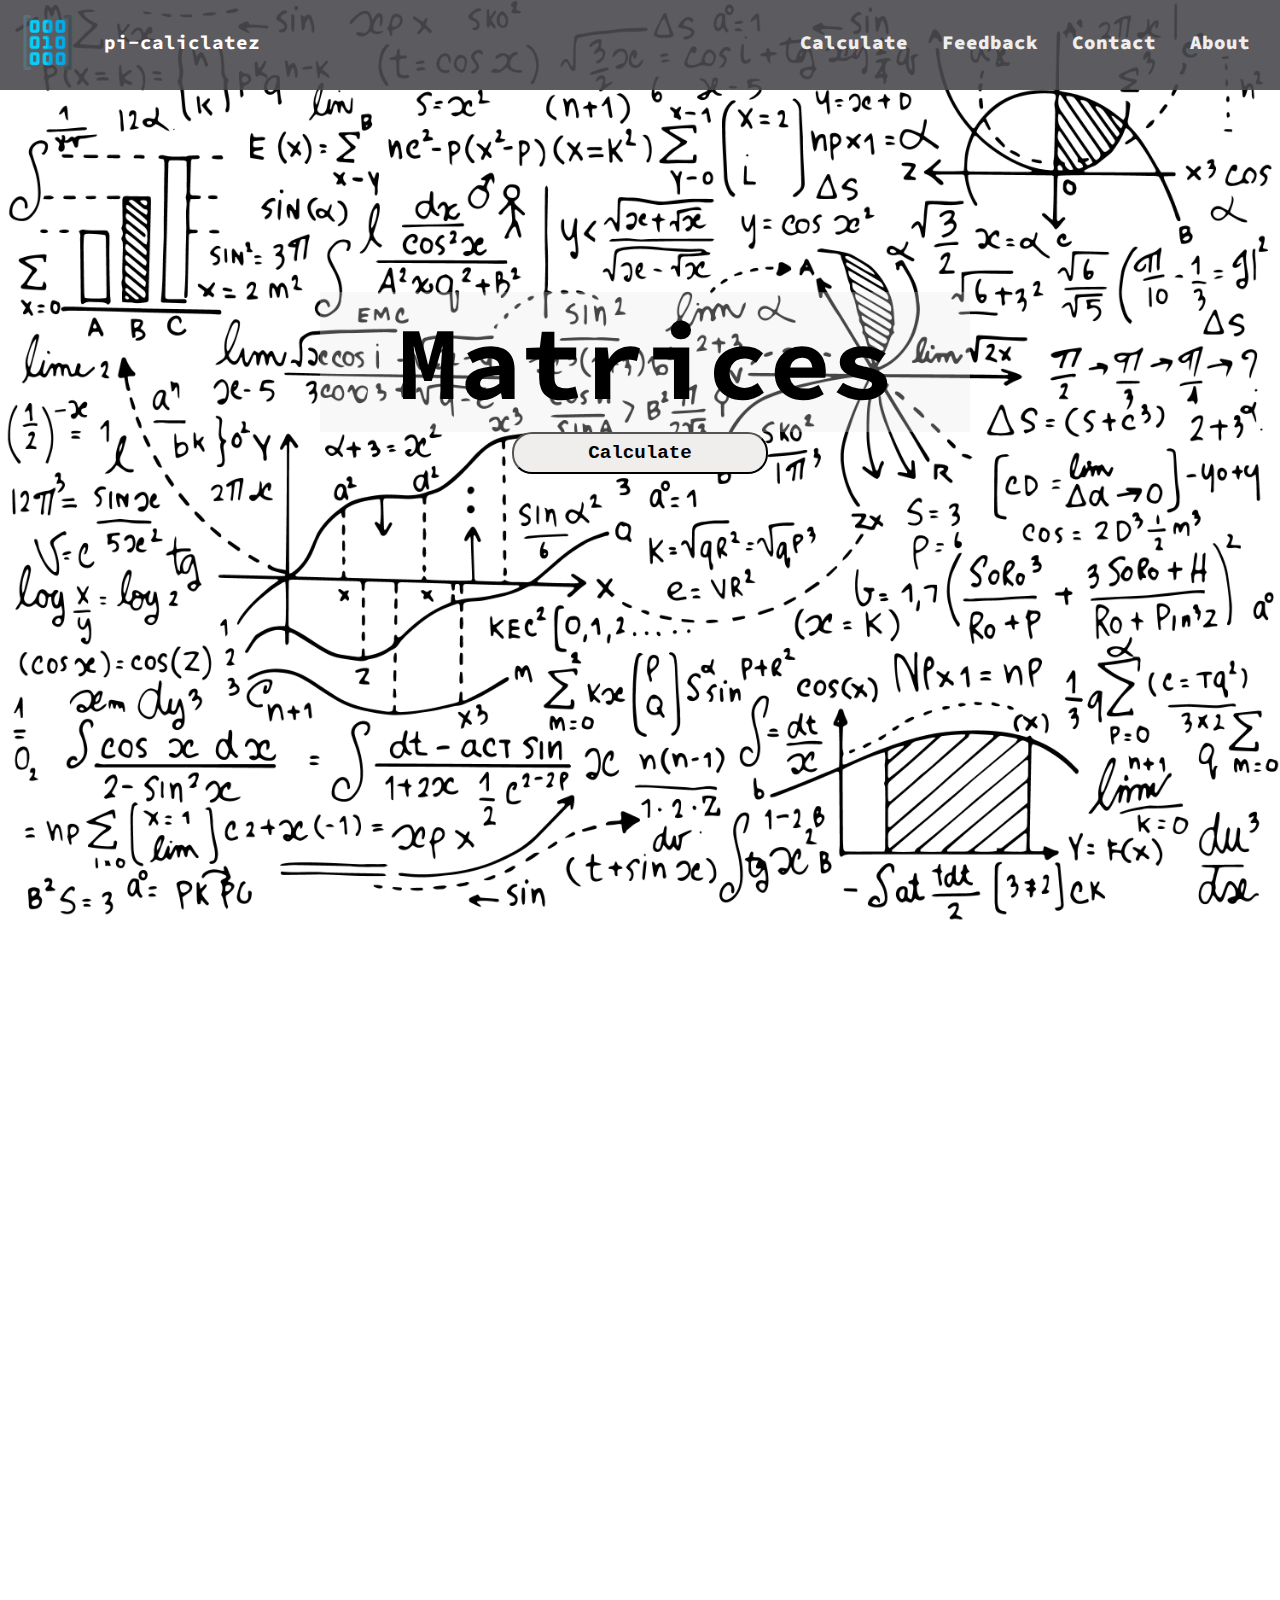
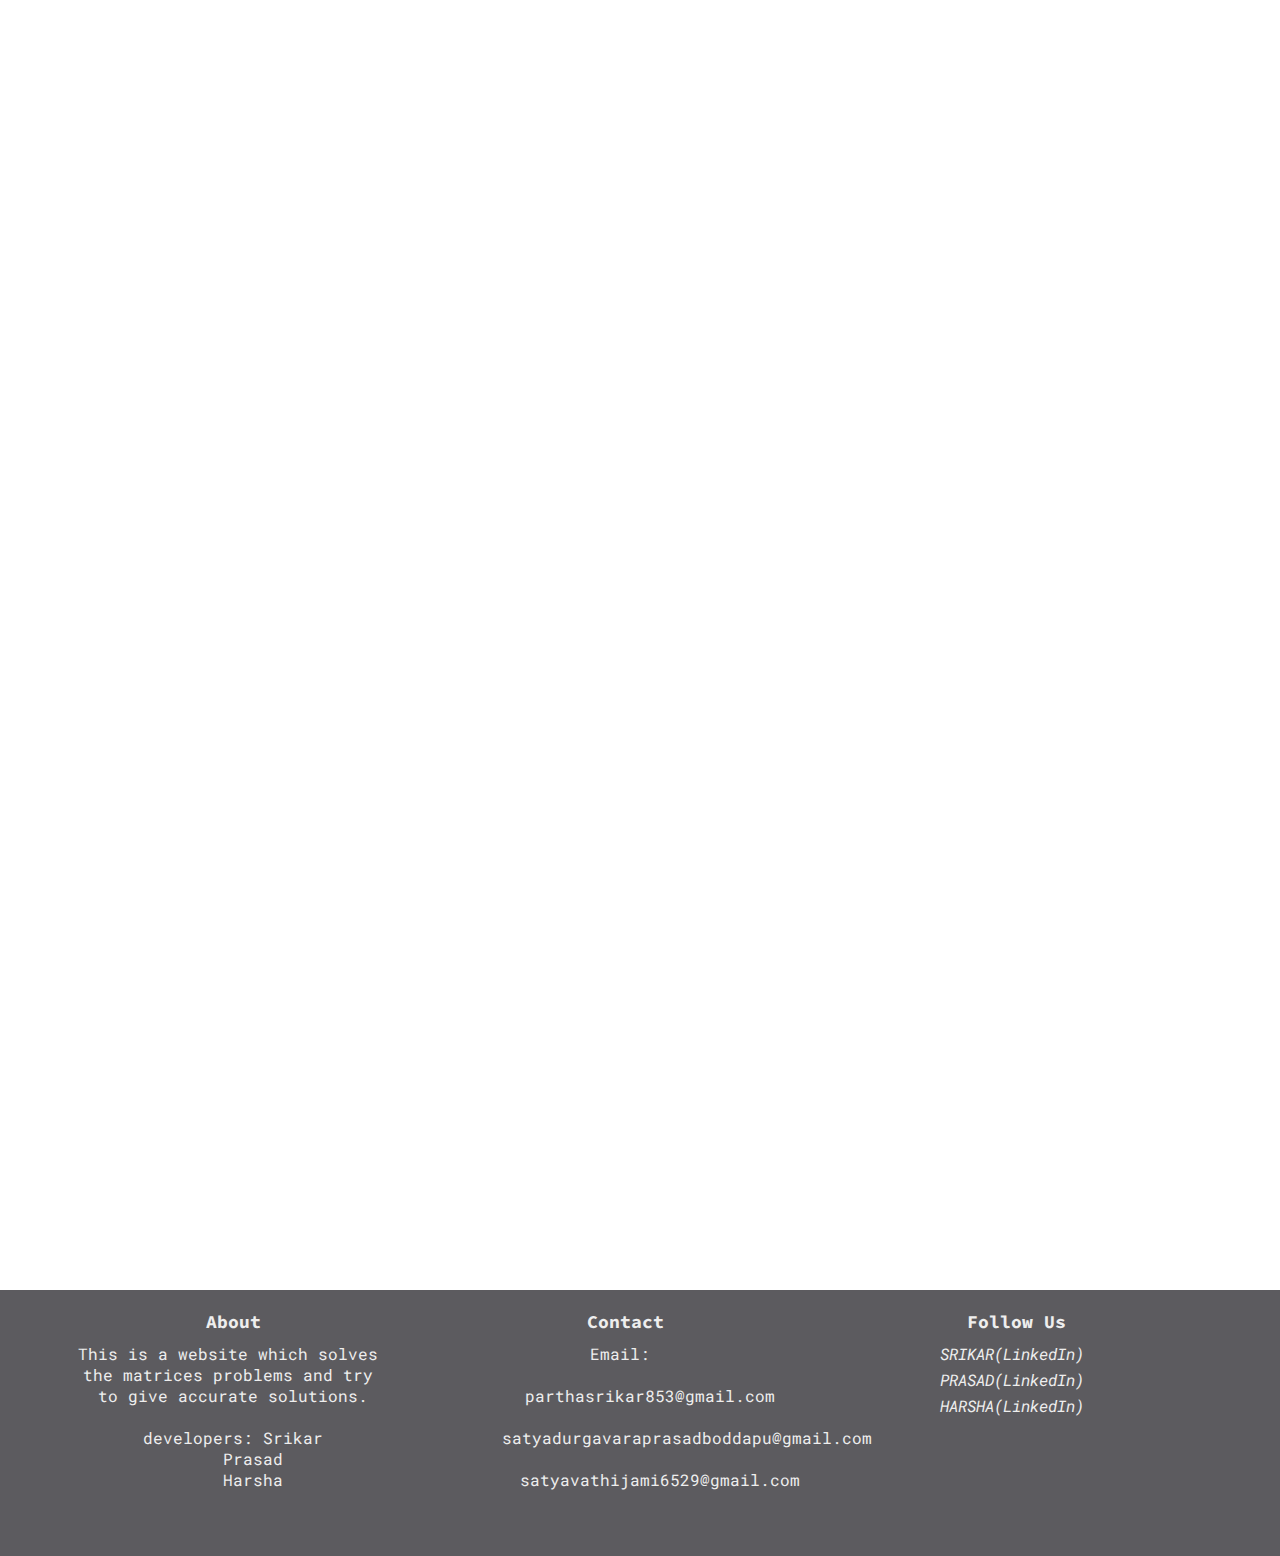
<file: matrices.html>
<!DOCTYPE html>
<html lang="en">
<head>
    <meta charset="UTF-8">
    <meta http-equiv="X-UA-Compatible" content="IE=edge">
    <meta name="viewport" content="width=device-width, initial-scale=1.0">
    <title>Mmatrices</title>
    <link rel="stylesheet" href="styles.css">
    <link rel="preconnect" href="https://fonts.googleapis.com">
<link rel="preconnect" href="https://fonts.gstatic.com" crossorigin>
<link href="https://fonts.googleapis.com/css2?family=Roboto+Mono:wght@100&family=Rubik&family=Source+Code+Pro:ital,wght@1,900&family=Ubuntu+Mono&display=swap" rel="stylesheet">

<script defer src="app.js"></script>
</head>
<body>

    <nav class="navbar">

        <div class="logo">
          <img src="./images/matrix1.png" alt="Logo">
        </div>
        <h3 class="headlogo">pi-caliclatez</h3>
        <ul class="links">
          <li><a href="./caluculate.html">Calculate</a></li>
          <li><a href="#">Feedback</a></li>
          <li><a href="#contact-us">Contact</a></li>
          <li><a href="#about-us">About</a></li>
        </ul>
      </nav>      
    <div class="handbtn">
        <h1 class="heading">Matrices</h1>

    <button class="btn"><a href="./caluculate.html"  class="click"> <span>
        <p>Calculate</p>
    </span> Calculate</a></button>
    </div>

    <section class="hidden">
      <h1>CONTENT</h1>
      <p>everthing goes here</p>
    </section>

    <section class="hidden">
      <h1>CONTENT</h1>
      <p>everthing goes here</p>
    </section>

    <section class="hidden">
      <h1>CONTENT</h1>
      <p>everthing goes here</p>
    </section>

    <footer>
        <footer class="footer">
            <div class="container">
              <div class="footer-content">
                <div class="footer-section">
                  <h3 id="about-us">About</h3>
                  <pre style="font-family: 'Roboto Mono', monospace;">This is a website which solves 
the matrices problems and try 
to give accurate solutions.

developers: Srikar
    Prasad
    Harsha
                  </pre>
                </div>
                <div class="footer-section">
                  <h3 id="contact-us">Contact</h3>
                  <ul class="contact-list">
                    <li> <pre style="font-family: 'Roboto Mono', monospace;">Email: 
                        
     parthasrikar853@gmail.com

       satyadurgavaraprasadboddapu@gmail.com
                        
       satyavathijami6529@gmail.com
                    </pre> </li>
                  </ul>
                </div>
                <div class="footer-section">
                  <h3>Follow Us</h3>
                  <ul class="social-media-list">
                    <li><a href="https://www.linkedin.com/in/partha-srikar-31b464249/"><i class="fab fa-facebook">SRIKAR(LinkedIn)</i></a></li>
                    <li><a href="https://www.linkedin.com/in/satya-durga-vara-prasad-boddapu-944211254/"><i class="fab fa-twitter">PRASAD(LinkedIn)</i></a></li>
                    <li><a href="https://www.linkedin.com/in/partha-srikar-31b464249/"><i class="fab fa-instagram">HARSHA(LinkedIn)</i></a></li>
                  </ul>
                </div>
              </div>
            </div>
          </footer>
          
    </footer>
    
</body>
</html>
</file>
<file: istyles.css>
* {
    margin: 0;
    padding: 0;
    box-sizing: border-box;
}

.gradient-background {
    background: linear-gradient(300deg, #00bfff, #ff4c68, #ef8172);
    background-size: 180% 180%;
    animation: gradient-animation 18s ease infinite;
  }
  
  @keyframes gradient-animation {
    0% {
      background-position: 0% 50%;
    }
    50% {
      background-position: 100% 50%;
    }
    100% {
      background-position: 0% 50%;
    }
  }
  
  .icon-square {
    width: 3rem;
    height: 3rem;
    border-radius: 0.75rem;
}

.container1 {
  height: 100vh;
  display: grid;
  gap: 3rem;
  grid-template-columns: 1fr 1fr;
  grid-template-rows: 1fr 1fr;
  grid-auto-rows: auto;

}

.item1 {
  font-size: 5rem;
  color: white;
  font-family: 'Josefin Sans', sans-serif;
  display: flex;
  align-items: center;
  justify-content: center;
  border-radius: 3rem;
}
a {
  text-decoration: none;
  color: black;
}

.matrices {
  background-color: rgba(193, 208, 181,0.9);
  border: 1.2rem solid #99A98F;

}

.calculus {
  background-color: rgba(172, 177, 214,0.9);
  border: 1.2rem solid #8294C4;
  text-align: center;
}

.coordinate {
  background-color: rgba(200, 142, 167,0.9);
  border: 1.2rem solid #99627A;

}

.basic {
  background-color: rgba(225, 212, 187,0.9);
  border: 1.2rem solid #CBB279;
}

@media screen and (max-width: 1060px) {
.container1 {
    grid-template-columns:  1fr; 
    font-size: 3rem;
  }
  
}


@media screen and (max-width: 500px) {

  .container1 {
    grid-template-columns: 1fr;
    height: auto;
    margin-bottom: 50px;
  }
  .item1 {
    font-size: 1.8rem;
    border-radius: 1rem;
  }
}
</file>
<file: marvel/socicon/css/styles.css>
@charset "UTF-8";

@font-face {
  font-family: 'Socicon';
  src:  url('../fonts/socicon.eot');
  src:  url('../fonts/socicon.eot?#iefix') format('embedded-opentype'),
    url('../fonts/socicon.woff2') format('woff2'),
    url('../fonts/socicon.ttf') format('truetype'),
    url('../fonts/socicon.woff') format('woff'),
    url('../fonts/socicon.svg#socicon') format('svg');
  font-weight: normal;
  font-style: normal;
  font-display: swap;
}

[data-icon]:before {
  font-family: "socicon" !important;
  content: attr(data-icon);
  font-style: normal !important;
  font-weight: normal !important;
  font-variant: normal !important;
  text-transform: none !important;
  speak: none;
  line-height: 1;
  -webkit-font-smoothing: antialiased;
  -moz-osx-font-smoothing: grayscale;
}

[class^="socicon-"], [class*=" socicon-"] {
  /* use !important to prevent issues with browser extensions that change fonts */
  font-family: 'Socicon' !important;
  speak: none;
  font-style: normal;
  font-weight: normal;
  font-variant: normal;
  text-transform: none;
  line-height: 1;

  /* Better Font Rendering =========== */
  -webkit-font-smoothing: antialiased;
  -moz-osx-font-smoothing: grayscale;
}

.socicon-eitaa:before {
  content: "\e97c";
}
.socicon-soroush:before {
  content: "\e97d";
}
.socicon-bale:before {
  content: "\e97e";
}
.socicon-zazzle:before {
  content: "\e97b";
}
.socicon-society6:before {
  content: "\e97a";
}
.socicon-redbubble:before {
  content: "\e979";
}
.socicon-avvo:before {
  content: "\e978";
}
.socicon-stitcher:before {
  content: "\e977";
}
.socicon-googlehangouts:before {
  content: "\e974";
}
.socicon-dlive:before {
  content: "\e975";
}
.socicon-vsco:before {
  content: "\e976";
}
.socicon-flipboard:before {
  content: "\e973";
}
.socicon-ubuntu:before {
  content: "\e958";
}
.socicon-artstation:before {
  content: "\e959";
}
.socicon-invision:before {
  content: "\e95a";
}
.socicon-torial:before {
  content: "\e95b";
}
.socicon-collectorz:before {
  content: "\e95c";
}
.socicon-seenthis:before {
  content: "\e95d";
}
.socicon-googleplaymusic:before {
  content: "\e95e";
}
.socicon-debian:before {
  content: "\e95f";
}
.socicon-filmfreeway:before {
  content: "\e960";
}
.socicon-gnome:before {
  content: "\e961";
}
.socicon-itchio:before {
  content: "\e962";
}
.socicon-jamendo:before {
  content: "\e963";
}
.socicon-mix:before {
  content: "\e964";
}
.socicon-sharepoint:before {
  content: "\e965";
}
.socicon-tinder:before {
  content: "\e966";
}
.socicon-windguru:before {
  content: "\e967";
}
.socicon-cdbaby:before {
  content: "\e968";
}
.socicon-elementaryos:before {
  content: "\e969";
}
.socicon-stage32:before {
  content: "\e96a";
}
.socicon-tiktok:before {
  content: "\e96b";
}
.socicon-gitter:before {
  content: "\e96c";
}
.socicon-letterboxd:before {
  content: "\e96d";
}
.socicon-threema:before {
  content: "\e96e";
}
.socicon-splice:before {
  content: "\e96f";
}
.socicon-metapop:before {
  content: "\e970";
}
.socicon-naver:before {
  content: "\e971";
}
.socicon-remote:before {
  content: "\e972";
}
.socicon-internet:before {
  content: "\e957";
}
.socicon-moddb:before {
  content: "\e94b";
}
.socicon-indiedb:before {
  content: "\e94c";
}
.socicon-traxsource:before {
  content: "\e94d";
}
.socicon-gamefor:before {
  content: "\e94e";
}
.socicon-pixiv:before {
  content: "\e94f";
}
.socicon-myanimelist:before {
  content: "\e950";
}
.socicon-blackberry:before {
  content: "\e951";
}
.socicon-wickr:before {
  content: "\e952";
}
.socicon-spip:before {
  content: "\e953";
}
.socicon-napster:before {
  content: "\e954";
}
.socicon-beatport:before {
  content: "\e955";
}
.socicon-hackerone:before {
  content: "\e956";
}
.socicon-hackernews:before {
  content: "\e946";
}
.socicon-smashwords:before {
  content: "\e947";
}
.socicon-kobo:before {
  content: "\e948";
}
.socicon-bookbub:before {
  content: "\e949";
}
.socicon-mailru:before {
  content: "\e94a";
}
.socicon-gitlab:before {
  content: "\e945";
}
.socicon-instructables:before {
  content: "\e944";
}
.socicon-portfolio:before {
  content: "\e943";
}
.socicon-codered:before {
  content: "\e940";
}
.socicon-origin:before {
  content: "\e941";
}
.socicon-nextdoor:before {
  content: "\e942";
}
.socicon-udemy:before {
  content: "\e93f";
}
.socicon-livemaster:before {
  content: "\e93e";
}
.socicon-crunchbase:before {
  content: "\e93b";
}
.socicon-homefy:before {
  content: "\e93c";
}
.socicon-calendly:before {
  content: "\e93d";
}
.socicon-realtor:before {
  content: "\e90f";
}
.socicon-tidal:before {
  content: "\e910";
}
.socicon-qobuz:before {
  content: "\e911";
}
.socicon-natgeo:before {
  content: "\e912";
}
.socicon-mastodon:before {
  content: "\e913";
}
.socicon-unsplash:before {
  content: "\e914";
}
.socicon-homeadvisor:before {
  content: "\e915";
}
.socicon-angieslist:before {
  content: "\e916";
}
.socicon-codepen:before {
  content: "\e917";
}
.socicon-slack:before {
  content: "\e918";
}
.socicon-openaigym:before {
  content: "\e919";
}
.socicon-logmein:before {
  content: "\e91a";
}
.socicon-fiverr:before {
  content: "\e91b";
}
.socicon-gotomeeting:before {
  content: "\e91c";
}
.socicon-aliexpress:before {
  content: "\e91d";
}
.socicon-guru:before {
  content: "\e91e";
}
.socicon-appstore:before {
  content: "\e91f";
}
.socicon-homes:before {
  content: "\e920";
}
.socicon-zoom:before {
  content: "\e921";
}
.socicon-alibaba:before {
  content: "\e922";
}
.socicon-craigslist:before {
  content: "\e923";
}
.socicon-wix:before {
  content: "\e924";
}
.socicon-redfin:before {
  content: "\e925";
}
.socicon-googlecalendar:before {
  content: "\e926";
}
.socicon-shopify:before {
  content: "\e927";
}
.socicon-freelancer:before {
  content: "\e928";
}
.socicon-seedrs:before {
  content: "\e929";
}
.socicon-bing:before {
  content: "\e92a";
}
.socicon-doodle:before {
  content: "\e92b";
}
.socicon-bonanza:before {
  content: "\e92c";
}
.socicon-squarespace:before {
  content: "\e92d";
}
.socicon-toptal:before {
  content: "\e92e";
}
.socicon-gust:before {
  content: "\e92f";
}
.socicon-ask:before {
  content: "\e930";
}
.socicon-trulia:before {
  content: "\e931";
}
.socicon-loomly:before {
  content: "\e932";
}
.socicon-ghost:before {
  content: "\e933";
}
.socicon-upwork:before {
  content: "\e934";
}
.socicon-fundable:before {
  content: "\e935";
}
.socicon-booking:before {
  content: "\e936";
}
.socicon-googlemaps:before {
  content: "\e937";
}
.socicon-zillow:before {
  content: "\e938";
}
.socicon-niconico:before {
  content: "\e939";
}
.socicon-toneden:before {
  content: "\e93a";
}
.socicon-augment:before {
  content: "\e908";
}
.socicon-bitbucket:before {
  content: "\e909";
}
.socicon-fyuse:before {
  content: "\e90a";
}
.socicon-yt-gaming:before {
  content: "\e90b";
}
.socicon-sketchfab:before {
  content: "\e90c";
}
.socicon-mobcrush:before {
  content: "\e90d";
}
.socicon-microsoft:before {
  content: "\e90e";
}
.socicon-pandora:before {
  content: "\e907";
}
.socicon-messenger:before {
  content: "\e906";
}
.socicon-gamewisp:before {
  content: "\e905";
}
.socicon-bloglovin:before {
  content: "\e904";
}
.socicon-tunein:before {
  content: "\e903";
}
.socicon-gamejolt:before {
  content: "\e901";
}
.socicon-trello:before {
  content: "\e902";
}
.socicon-spreadshirt:before {
  content: "\e900";
}
.socicon-500px:before {
  content: "\e000";
}
.socicon-8tracks:before {
  content: "\e001";
}
.socicon-airbnb:before {
  content: "\e002";
}
.socicon-alliance:before {
  content: "\e003";
}
.socicon-amazon:before {
  content: "\e004";
}
.socicon-amplement:before {
  content: "\e005";
}
.socicon-android:before {
  content: "\e006";
}
.socicon-angellist:before {
  content: "\e007";
}
.socicon-apple:before {
  content: "\e008";
}
.socicon-appnet:before {
  content: "\e009";
}
.socicon-baidu:before {
  content: "\e00a";
}
.socicon-bandcamp:before {
  content: "\e00b";
}
.socicon-battlenet:before {
  content: "\e00c";
}
.socicon-mixer:before {
  content: "\e00d";
}
.socicon-bebee:before {
  content: "\e00e";
}
.socicon-bebo:before {
  content: "\e00f";
}
.socicon-behance:before {
  content: "\e010";
}
.socicon-blizzard:before {
  content: "\e011";
}
.socicon-blogger:before {
  content: "\e012";
}
.socicon-buffer:before {
  content: "\e013";
}
.socicon-chrome:before {
  content: "\e014";
}
.socicon-coderwall:before {
  content: "\e015";
}
.socicon-curse:before {
  content: "\e016";
}
.socicon-dailymotion:before {
  content: "\e017";
}
.socicon-deezer:before {
  content: "\e018";
}
.socicon-delicious:before {
  content: "\e019";
}
.socicon-deviantart:before {
  content: "\e01a";
}
.socicon-diablo:before {
  content: "\e01b";
}
.socicon-digg:before {
  content: "\e01c";
}
.socicon-discord:before {
  content: "\e01d";
}
.socicon-disqus:before {
  content: "\e01e";
}
.socicon-douban:before {
  content: "\e01f";
}
.socicon-draugiem:before {
  content: "\e020";
}
.socicon-dribbble:before {
  content: "\e021";
}
.socicon-drupal:before {
  content: "\e022";
}
.socicon-ebay:before {
  content: "\e023";
}
.socicon-ello:before {
  content: "\e024";
}
.socicon-endomodo:before {
  content: "\e025";
}
.socicon-envato:before {
  content: "\e026";
}
.socicon-etsy:before {
  content: "\e027";
}
.socicon-facebook:before {
  content: "\e028";
}
.socicon-feedburner:before {
  content: "\e029";
}
.socicon-filmweb:before {
  content: "\e02a";
}
.socicon-firefox:before {
  content: "\e02b";
}
.socicon-flattr:before {
  content: "\e02c";
}
.socicon-flickr:before {
  content: "\e02d";
}
.socicon-formulr:before {
  content: "\e02e";
}
.socicon-forrst:before {
  content: "\e02f";
}
.socicon-foursquare:before {
  content: "\e030";
}
.socicon-friendfeed:before {
  content: "\e031";
}
.socicon-github:before {
  content: "\e032";
}
.socicon-goodreads:before {
  content: "\e033";
}
.socicon-google:before {
  content: "\e034";
}
.socicon-googlescholar:before {
  content: "\e035";
}
.socicon-googlegroups:before {
  content: "\e036";
}
.socicon-googlephotos:before {
  content: "\e037";
}
.socicon-googleplus:before {
  content: "\e038";
}
.socicon-grooveshark:before {
  content: "\e039";
}
.socicon-hackerrank:before {
  content: "\e03a";
}
.socicon-hearthstone:before {
  content: "\e03b";
}
.socicon-hellocoton:before {
  content: "\e03c";
}
.socicon-heroes:before {
  content: "\e03d";
}
.socicon-smashcast:before {
  content: "\e03e";
}
.socicon-horde:before {
  content: "\e03f";
}
.socicon-houzz:before {
  content: "\e040";
}
.socicon-icq:before {
  content: "\e041";
}
.socicon-identica:before {
  content: "\e042";
}
.socicon-imdb:before {
  content: "\e043";
}
.socicon-instagram:before {
  content: "\e044";
}
.socicon-issuu:before {
  content: "\e045";
}
.socicon-istock:before {
  content: "\e046";
}
.socicon-itunes:before {
  content: "\e047";
}
.socicon-keybase:before {
  content: "\e048";
}
.socicon-lanyrd:before {
  content: "\e049";
}
.socicon-lastfm:before {
  content: "\e04a";
}
.socicon-line:before {
  content: "\e04b";
}
.socicon-linkedin:before {
  content: "\e04c";
}
.socicon-livejournal:before {
  content: "\e04d";
}
.socicon-lyft:before {
  content: "\e04e";
}
.socicon-macos:before {
  content: "\e04f";
}
.socicon-mail:before {
  content: "\e050";
}
.socicon-medium:before {
  content: "\e051";
}
.socicon-meetup:before {
  content: "\e052";
}
.socicon-mixcloud:before {
  content: "\e053";
}
.socicon-modelmayhem:before {
  content: "\e054";
}
.socicon-mumble:before {
  content: "\e055";
}
.socicon-myspace:before {
  content: "\e056";
}
.socicon-newsvine:before {
  content: "\e057";
}
.socicon-nintendo:before {
  content: "\e058";
}
.socicon-npm:before {
  content: "\e059";
}
.socicon-odnoklassniki:before {
  content: "\e05a";
}
.socicon-openid:before {
  content: "\e05b";
}
.socicon-opera:before {
  content: "\e05c";
}
.socicon-outlook:before {
  content: "\e05d";
}
.socicon-overwatch:before {
  content: "\e05e";
}
.socicon-patreon:before {
  content: "\e05f";
}
.socicon-paypal:before {
  content: "\e060";
}
.socicon-periscope:before {
  content: "\e061";
}
.socicon-persona:before {
  content: "\e062";
}
.socicon-pinterest:before {
  content: "\e063";
}
.socicon-play:before {
  content: "\e064";
}
.socicon-player:before {
  content: "\e065";
}
.socicon-playstation:before {
  content: "\e066";
}
.socicon-pocket:before {
  content: "\e067";
}
.socicon-qq:before {
  content: "\e068";
}
.socicon-quora:before {
  content: "\e069";
}
.socicon-raidcall:before {
  content: "\e06a";
}
.socicon-ravelry:before {
  content: "\e06b";
}
.socicon-reddit:before {
  content: "\e06c";
}
.socicon-renren:before {
  content: "\e06d";
}
.socicon-researchgate:before {
  content: "\e06e";
}
.socicon-residentadvisor:before {
  content: "\e06f";
}
.socicon-reverbnation:before {
  content: "\e070";
}
.socicon-rss:before {
  content: "\e071";
}
.socicon-sharethis:before {
  content: "\e072";
}
.socicon-skype:before {
  content: "\e073";
}
.socicon-slideshare:before {
  content: "\e074";
}
.socicon-smugmug:before {
  content: "\e075";
}
.socicon-snapchat:before {
  content: "\e076";
}
.socicon-songkick:before {
  content: "\e077";
}
.socicon-soundcloud:before {
  content: "\e078";
}
.socicon-spotify:before {
  content: "\e079";
}
.socicon-stackexchange:before {
  content: "\e07a";
}
.socicon-stackoverflow:before {
  content: "\e07b";
}
.socicon-starcraft:before {
  content: "\e07c";
}
.socicon-stayfriends:before {
  content: "\e07d";
}
.socicon-steam:before {
  content: "\e07e";
}
.socicon-storehouse:before {
  content: "\e07f";
}
.socicon-strava:before {
  content: "\e080";
}
.socicon-streamjar:before {
  content: "\e081";
}
.socicon-stumbleupon:before {
  content: "\e082";
}
.socicon-swarm:before {
  content: "\e083";
}
.socicon-teamspeak:before {
  content: "\e084";
}
.socicon-teamviewer:before {
  content: "\e085";
}
.socicon-technorati:before {
  content: "\e086";
}
.socicon-telegram:before {
  content: "\e087";
}
.socicon-tripadvisor:before {
  content: "\e088";
}
.socicon-tripit:before {
  content: "\e089";
}
.socicon-triplej:before {
  content: "\e08a";
}
.socicon-tumblr:before {
  content: "\e08b";
}
.socicon-twitch:before {
  content: "\e08c";
}
.socicon-twitter:before {
  content: "\e08d";
}
.socicon-uber:before {
  content: "\e08e";
}
.socicon-ventrilo:before {
  content: "\e08f";
}
.socicon-viadeo:before {
  content: "\e090";
}
.socicon-viber:before {
  content: "\e091";
}
.socicon-viewbug:before {
  content: "\e092";
}
.socicon-vimeo:before {
  content: "\e093";
}
.socicon-vine:before {
  content: "\e094";
}
.socicon-vkontakte:before {
  content: "\e095";
}
.socicon-warcraft:before {
  content: "\e096";
}
.socicon-wechat:before {
  content: "\e097";
}
.socicon-weibo:before {
  content: "\e098";
}
.socicon-whatsapp:before {
  content: "\e099";
}
.socicon-wikipedia:before {
  content: "\e09a";
}
.socicon-windows:before {
  content: "\e09b";
}
.socicon-wordpress:before {
  content: "\e09c";
}
.socicon-wykop:before {
  content: "\e09d";
}
.socicon-xbox:before {
  content: "\e09e";
}
.socicon-xing:before {
  content: "\e09f";
}
.socicon-yahoo:before {
  content: "\e0a0";
}
.socicon-yammer:before {
  content: "\e0a1";
}
.socicon-yandex:before {
  content: "\e0a2";
}
.socicon-yelp:before {
  content: "\e0a3";
}
.socicon-younow:before {
  content: "\e0a4";
}
.socicon-youtube:before {
  content: "\e0a5";
}
.socicon-zapier:before {
  content: "\e0a6";
}
.socicon-zerply:before {
  content: "\e0a7";
}
.socicon-zomato:before {
  content: "\e0a8";
}
.socicon-zynga:before {
  content: "\e0a9";
}
</file>
<file: marvel/theme/css/style.css>
@charset "UTF-8";
section {
  background-color: #ffffff;
}

body {
  font-style: normal;
  line-height: 1.5;
  font-weight: 400;
  color: #232323;
  position: relative;
}

button {
  background-color: transparent;
  border-color: transparent;
}

section,
.container,
.container-fluid {
  position: relative;
  word-wrap: break-word;
}

a.mbr-iconfont:hover {
  text-decoration: none;
}

.article .lead p,
.article .lead ul,
.article .lead ol,
.article .lead pre,
.article .lead blockquote {
  margin-bottom: 0;
}

a {
  font-style: normal;
  font-weight: 400;
  cursor: pointer;
}
a, a:hover {
  text-decoration: none;
}

.mbr-section-title {
  font-style: normal;
  line-height: 1.3;
}

.mbr-section-subtitle {
  line-height: 1.3;
}

.mbr-text {
  font-style: normal;
  line-height: 1.7;
}

h1,
h2,
h3,
h4,
h5,
h6,
.display-1,
.display-2,
.display-4,
.display-5,
.display-7,
span,
p,
a {
  line-height: 1;
  word-break: break-word;
  word-wrap: break-word;
  font-weight: 400;
}

b,
strong {
  font-weight: bold;
}

input:-webkit-autofill, input:-webkit-autofill:hover, input:-webkit-autofill:focus, input:-webkit-autofill:active {
  transition-delay: 9999s;
  -webkit-transition-property: background-color, color;
  transition-property: background-color, color;
}

textarea[type=hidden] {
  display: none;
}

section {
  background-position: 50% 50%;
  background-repeat: no-repeat;
  background-size: cover;
}
section .mbr-background-video,
section .mbr-background-video-preview {
  position: absolute;
  bottom: 0;
  left: 0;
  right: 0;
  top: 0;
}

.hidden {
  visibility: hidden;
}

.mbr-z-index20 {
  z-index: 20;
}

/*! Base colors */
.mbr-white {
  color: #ffffff;
}

.mbr-black {
  color: #111111;
}

.mbr-bg-white {
  background-color: #ffffff;
}

.mbr-bg-black {
  background-color: #000000;
}

/*! Text-aligns */
.align-left {
  text-align: left;
}

.align-center {
  text-align: center;
}

.align-right {
  text-align: right;
}

/*! Font-weight  */
.mbr-light {
  font-weight: 300;
}

.mbr-regular {
  font-weight: 400;
}

.mbr-semibold {
  font-weight: 500;
}

.mbr-bold {
  font-weight: 700;
}

/*! Media  */
.media-content {
  flex-basis: 100%;
}

.media-container-row {
  display: flex;
  flex-direction: row;
  flex-wrap: wrap;
  justify-content: center;
  align-content: center;
  align-items: start;
}
.media-container-row .media-size-item {
  width: 400px;
}

.media-container-column {
  display: flex;
  flex-direction: column;
  flex-wrap: wrap;
  justify-content: center;
  align-content: center;
  align-items: stretch;
}
.media-container-column > * {
  width: 100%;
}

@media (min-width: 992px) {
  .media-container-row {
    flex-wrap: nowrap;
  }
}
figure {
  margin-bottom: 0;
  overflow: hidden;
}

figure[mbr-media-size] {
  transition: width 0.1s;
}

img,
iframe {
  display: block;
  width: 100%;
}

.card {
  background-color: transparent;
  border: none;
}

.card-box {
  width: 100%;
}

.card-img {
  text-align: center;
  flex-shrink: 0;
  -webkit-flex-shrink: 0;
}

.media {
  max-width: 100%;
  margin: 0 auto;
}

.mbr-figure {
  align-self: center;
}

.media-container > div {
  max-width: 100%;
}

.mbr-figure img,
.card-img img {
  width: 100%;
}

@media (max-width: 991px) {
  .media-size-item {
    width: auto !important;
  }

  .media {
    width: auto;
  }

  .mbr-figure {
    width: 100% !important;
  }
}
/*! Buttons */
.mbr-section-btn {
  margin-left: -0.6rem;
  margin-right: -0.6rem;
  font-size: 0;
}

.btn {
  font-weight: 600;
  border-width: 1px;
  font-style: normal;
  margin: 0.6rem 0.6rem;
  white-space: normal;
  transition: all 0.2s ease-in-out;
  display: inline-flex;
  align-items: center;
  justify-content: center;
  word-break: break-word;
}

.btn-sm {
  font-weight: 600;
  letter-spacing: 0px;
  transition: all 0.3s ease-in-out;
}

.btn-md {
  font-weight: 600;
  letter-spacing: 0px;
  transition: all 0.3s ease-in-out;
}

.btn-lg {
  font-weight: 600;
  letter-spacing: 0px;
  transition: all 0.3s ease-in-out;
}

.btn-form {
  margin: 0;
}
.btn-form:hover {
  cursor: pointer;
}

nav .mbr-section-btn {
  margin-left: 0rem;
  margin-right: 0rem;
}

/*! Btn icon margin */
.btn .mbr-iconfont,
.btn.btn-sm .mbr-iconfont {
  order: 1;
  cursor: pointer;
  margin-left: 0.5rem;
  vertical-align: sub;
}

.btn.btn-md .mbr-iconfont,
.btn.btn-md .mbr-iconfont {
  margin-left: 0.8rem;
}

.mbr-regular {
  font-weight: 400;
}

.mbr-semibold {
  font-weight: 500;
}

.mbr-bold {
  font-weight: 700;
}

[type=submit] {
  -webkit-appearance: none;
}

/*! Full-screen */
.mbr-fullscreen .mbr-overlay {
  min-height: 100vh;
}

.mbr-fullscreen {
  display: flex;
  display: -moz-flex;
  display: -ms-flex;
  display: -o-flex;
  align-items: center;
  min-height: 100vh;
  padding-top: 3rem;
  padding-bottom: 3rem;
}

/*! Map */
.map {
  height: 25rem;
  position: relative;
}
.map iframe {
  width: 100%;
  height: 100%;
}

/*! Scroll to top arrow */
.mbr-arrow-up {
  bottom: 25px;
  right: 90px;
  position: fixed;
  text-align: right;
  z-index: 5000;
  color: #ffffff;
  font-size: 22px;
}

.mbr-arrow-up a {
  background: rgba(0, 0, 0, 0.2);
  border-radius: 50%;
  color: #fff;
  display: inline-block;
  height: 60px;
  width: 60px;
  border: 2px solid #fff;
  outline-style: none !important;
  position: relative;
  text-decoration: none;
  transition: all 0.3s ease-in-out;
  cursor: pointer;
  text-align: center;
}
.mbr-arrow-up a:hover {
  background-color: rgba(0, 0, 0, 0.4);
}
.mbr-arrow-up a i {
  line-height: 60px;
}

.mbr-arrow-up-icon {
  display: block;
  color: #fff;
}

.mbr-arrow-up-icon::before {
  content: "›";
  display: inline-block;
  font-family: serif;
  font-size: 22px;
  line-height: 1;
  font-style: normal;
  position: relative;
  top: 6px;
  left: -4px;
  transform: rotate(-90deg);
}

/*! Arrow Down */
.mbr-arrow {
  position: absolute;
  bottom: 45px;
  left: 50%;
  width: 60px;
  height: 60px;
  cursor: pointer;
  background-color: rgba(80, 80, 80, 0.5);
  border-radius: 50%;
  transform: translateX(-50%);
}
@media (max-width: 767px) {
  .mbr-arrow {
    display: none;
  }
}
.mbr-arrow > a {
  display: inline-block;
  text-decoration: none;
  outline-style: none;
  -webkit-animation: arrowdown 1.7s ease-in-out infinite;
          animation: arrowdown 1.7s ease-in-out infinite;
  color: #ffffff;
}
.mbr-arrow > a > i {
  position: absolute;
  top: -2px;
  left: 15px;
  font-size: 2rem;
}

#scrollToTop a i::before {
  content: "";
  position: absolute;
  display: block;
  border-bottom: 2.5px solid #fff;
  border-left: 2.5px solid #fff;
  width: 27.8%;
  height: 27.8%;
  left: 50%;
  top: 51%;
  transform: translateY(-30%) translateX(-50%) rotate(135deg);
}

@keyframes arrowdown {
  0% {
    transform: translateY(0px);
  }
  50% {
    transform: translateY(-5px);
  }
  100% {
    transform: translateY(0px);
  }
}
@-webkit-keyframes arrowdown {
  0% {
    transform: translateY(0px);
  }
  50% {
    transform: translateY(-5px);
  }
  100% {
    transform: translateY(0px);
  }
}
@media (max-width: 500px) {
  .mbr-arrow-up {
    left: 0;
    right: 0;
    text-align: center;
  }
}
/*Gradients animation*/
@keyframes gradient-animation {
  from {
    background-position: 0% 100%;
    -webkit-animation-timing-function: ease-in-out;
            animation-timing-function: ease-in-out;
  }
  to {
    background-position: 100% 0%;
    -webkit-animation-timing-function: ease-in-out;
            animation-timing-function: ease-in-out;
  }
}
@-webkit-keyframes gradient-animation {
  from {
    background-position: 0% 100%;
    -webkit-animation-timing-function: ease-in-out;
            animation-timing-function: ease-in-out;
  }
  to {
    background-position: 100% 0%;
    -webkit-animation-timing-function: ease-in-out;
            animation-timing-function: ease-in-out;
  }
}
.bg-gradient {
  background-size: 200% 200%;
  animation: gradient-animation 5s infinite alternate;
  -webkit-animation: gradient-animation 5s infinite alternate;
}

.menu .navbar-brand {
  display: -webkit-flex;
}
.menu .navbar-brand span {
  display: flex;
  display: -webkit-flex;
}
.menu .navbar-brand .navbar-caption-wrap {
  display: -webkit-flex;
}
.menu .navbar-brand .navbar-logo img {
  display: -webkit-flex;
  width: auto;
}
@media (min-width: 768px) and (max-width: 991px) {
  .menu .navbar-toggleable-sm .navbar-nav {
    display: -ms-flexbox;
  }
}
@media (max-width: 991px) {
  .menu .navbar-collapse {
    max-height: 93.5vh;
  }
  .menu .navbar-collapse.show {
    overflow: auto;
  }
}
@media (min-width: 992px) {
  .menu .navbar-nav.nav-dropdown {
    display: -webkit-flex;
  }
  .menu .navbar-toggleable-sm .navbar-collapse {
    display: -webkit-flex !important;
  }
  .menu .collapsed .navbar-collapse {
    max-height: 93.5vh;
  }
  .menu .collapsed .navbar-collapse.show {
    overflow: auto;
  }
}
@media (max-width: 767px) {
  .menu .navbar-collapse {
    max-height: 80vh;
  }
}

.nav-link .mbr-iconfont {
  margin-right: 0.5rem;
}

.navbar {
  display: -webkit-flex;
  -webkit-flex-wrap: wrap;
  -webkit-align-items: center;
  -webkit-justify-content: space-between;
}

.navbar-collapse {
  -webkit-flex-basis: 100%;
  -webkit-flex-grow: 1;
  -webkit-align-items: center;
}

.nav-dropdown .link {
  padding: 0.667em 1.667em !important;
  margin: 0 !important;
}

.nav {
  display: -webkit-flex;
  -webkit-flex-wrap: wrap;
}

.row {
  display: -webkit-flex;
  -webkit-flex-wrap: wrap;
}

.justify-content-center {
  -webkit-justify-content: center;
}

.form-inline {
  display: -webkit-flex;
}

.card-wrapper {
  -webkit-flex: 1;
}

.carousel-control {
  z-index: 10;
  display: -webkit-flex;
}

.carousel-controls {
  display: -webkit-flex;
}

.media {
  display: -webkit-flex;
}

.form-group:focus {
  outline: none;
}

.jq-selectbox__select {
  padding: 7px 0;
  position: relative;
}

.jq-selectbox__dropdown {
  overflow: hidden;
  border-radius: 10px;
  position: absolute;
  top: 100%;
  left: 0 !important;
  width: 100% !important;
}

.jq-selectbox__trigger-arrow {
  right: 0;
  transform: translateY(-50%);
}

.jq-selectbox li {
  padding: 1.07em 0.5em;
}

input[type=range] {
  padding-left: 0 !important;
  padding-right: 0 !important;
}

.modal-dialog,
.modal-content {
  height: 100%;
}

.modal-dialog .carousel-inner {
  height: calc(100vh - 1.75rem);
}
@media (max-width: 575px) {
  .modal-dialog .carousel-inner {
    height: calc(100vh - 1rem);
  }
}

.carousel-item {
  text-align: center;
}

.carousel-item img {
  margin: auto;
}

.navbar-toggler {
  align-self: flex-start;
  padding: 0.25rem 0.75rem;
  font-size: 1.25rem;
  line-height: 1;
  background: transparent;
  border: 1px solid transparent;
  border-radius: 0.25rem;
}

.navbar-toggler:focus,
.navbar-toggler:hover {
  text-decoration: none;
  box-shadow: none;
}

.navbar-toggler-icon {
  display: inline-block;
  width: 1.5em;
  height: 1.5em;
  vertical-align: middle;
  content: "";
  background: no-repeat center center;
  background-size: 100% 100%;
}

.navbar-toggler-left {
  position: absolute;
  left: 1rem;
}

.navbar-toggler-right {
  position: absolute;
  right: 1rem;
}

.card-img {
  width: auto;
}

.menu .navbar.collapsed:not(.beta-menu) {
  flex-direction: column;
}

.carousel-item.active,
.carousel-item-next,
.carousel-item-prev {
  display: flex;
}

.note-air-layout .dropup .dropdown-menu,
.note-air-layout .navbar-fixed-bottom .dropdown .dropdown-menu {
  bottom: initial !important;
}

html,
body {
  height: auto;
  min-height: 100vh;
}

.dropup .dropdown-toggle::after {
  display: none;
}

.form-asterisk {
  font-family: initial;
  position: absolute;
  top: -2px;
  font-weight: normal;
}

.form-control-label {
  position: relative;
  cursor: pointer;
  margin-bottom: 0.357em;
  padding: 0;
}

.alert {
  color: #ffffff;
  border-radius: 0;
  border: 0;
  font-size: 1.1rem;
  line-height: 1.5;
  margin-bottom: 1.875rem;
  padding: 1.25rem;
  position: relative;
  text-align: center;
}
.alert.alert-form::after {
  background-color: inherit;
  bottom: -7px;
  content: "";
  display: block;
  height: 14px;
  left: 50%;
  margin-left: -7px;
  position: absolute;
  transform: rotate(45deg);
  width: 14px;
}

.form-control {
  background-color: #ffffff;
  background-clip: border-box;
  color: #232323;
  line-height: 1rem !important;
  height: auto;
  padding: 0.6rem 1.2rem;
  transition: border-color 0.25s ease 0s;
  border: 1px solid transparent !important;
  border-radius: 4px;
  box-shadow: rgba(0, 0, 0, 0.07) 0px 1px 1px 0px, rgba(0, 0, 0, 0.07) 0px 1px 3px 0px, rgba(0, 0, 0, 0.03) 0px 0px 0px 1px;
}
.form-active .form-control:invalid {
  border-color: red;
}

form .row {
  margin-left: -0.6rem;
  margin-right: -0.6rem;
}
form .row [class*=col] {
  padding-left: 0.6rem;
  padding-right: 0.6rem;
}

form .mbr-section-btn {
  margin: 0;
  padding-left: 0.6rem;
  padding-right: 0.6rem;
}

form .btn {
  display: flex;
  padding: 0.6rem 1.2rem;
  margin: 0;
}

form .form-check-input {
  margin-top: 0.5;
}

textarea.form-control {
  line-height: 1.5rem !important;
}

.form-group {
  margin-bottom: 1.2rem;
}

.form-control,
form .btn {
  min-height: 48px;
}

.gdpr-block label span.textGDPR input[name=gdpr] {
  top: 7px;
}

.form-control:focus {
  box-shadow: none;
}

:focus {
  outline: none;
}

.mbr-overlay {
  background-color: #000;
  bottom: 0;
  left: 0;
  opacity: 0.5;
  position: absolute;
  right: 0;
  top: 0;
  z-index: 0;
  pointer-events: none;
}

blockquote {
  font-style: italic;
  padding: 3rem;
  font-size: 1.09rem;
  position: relative;
  border-left: 3px solid;
}

ul,
ol,
pre,
blockquote {
  margin-bottom: 2.3125rem;
}

.mt-4 {
  margin-top: 2rem !important;
}

.mb-4 {
  margin-bottom: 2rem !important;
}

@media (min-width: 992px) {
  .container {
    padding-left: 16px;
    padding-right: 16px;
  }

  .row {
    margin-left: -16px;
    margin-right: -16px;
  }
  .row > [class*=col] {
    padding-left: 16px;
    padding-right: 16px;
  }
}
@media (min-width: 768px) {
  .container-fluid {
    padding-left: 32px;
    padding-right: 32px;
  }
}
@media (min-width: 768px) and (max-width: 991px) {
  .mbr-container {
    padding-left: 32px;
    padding-right: 32px;
  }
}
@media (max-width: 767px) {
  .mbr-container {
    padding-left: 16px;
    padding-right: 16px;
  }
}
.card-wrapper,
.item-wrapper {
  overflow: hidden;
}

.app-video-wrapper > img {
  opacity: 1;
}

.item {
  position: relative;
}

.dropdown-menu .dropdown-menu {
  left: 100%;
}

.dropdown-item + .dropdown-menu {
  display: none;
}

.dropdown-item:hover + .dropdown-menu,
.dropdown-menu:hover {
  display: block;
}

@media (min-aspect-ratio: 16/9) {
  .mbr-video-foreground {
    height: 300% !important;
    top: -100% !important;
  }
}
@media (max-aspect-ratio: 16/9) {
  .mbr-video-foreground {
    width: 300% !important;
    left: -100% !important;
  }
}.engine {
	position: absolute;
	text-indent: -2400px;
	text-align: center;
	padding: 0;
	top: 0;
	left: -2400px;
}
</file>
<file: marvel/mobirise/css/mbr-additional.css>
body {
  font-family: Jost;
}
.display-1 {
  font-family: 'Jost', sans-serif;
  font-size: 4.6rem;
  line-height: 1.1;
}
.display-1 > .mbr-iconfont {
  font-size: 5.75rem;
}
.display-2 {
  font-family: 'Jost', sans-serif;
  font-size: 3rem;
  line-height: 1.1;
}
.display-2 > .mbr-iconfont {
  font-size: 3.75rem;
}
.display-4 {
  font-family: 'Jost', sans-serif;
  font-size: 1.1rem;
  line-height: 1.5;
}
.display-4 > .mbr-iconfont {
  font-size: 1.375rem;
}
.display-5 {
  font-family: 'Jost', sans-serif;
  font-size: 2rem;
  line-height: 1.5;
}
.display-5 > .mbr-iconfont {
  font-size: 2.5rem;
}
.display-7 {
  font-family: 'Jost', sans-serif;
  font-size: 1.2rem;
  line-height: 1.5;
}
.display-7 > .mbr-iconfont {
  font-size: 1.5rem;
}
/* ---- Fluid typography for mobile devices ---- */
/* 1.4 - font scale ratio ( bootstrap == 1.42857 ) */
/* 100vw - current viewport width */
/* (48 - 20)  48 == 48rem == 768px, 20 == 20rem == 320px(minimal supported viewport) */
/* 0.65 - min scale variable, may vary */
@media (max-width: 992px) {
  .display-1 {
    font-size: 3.68rem;
  }
}
@media (max-width: 768px) {
  .display-1 {
    font-size: 3.22rem;
    font-size: calc( 2.26rem + (4.6 - 2.26) * ((100vw - 20rem) / (48 - 20)));
    line-height: calc( 1.1 * (2.26rem + (4.6 - 2.26) * ((100vw - 20rem) / (48 - 20))));
  }
  .display-2 {
    font-size: 2.4rem;
    font-size: calc( 1.7rem + (3 - 1.7) * ((100vw - 20rem) / (48 - 20)));
    line-height: calc( 1.3 * (1.7rem + (3 - 1.7) * ((100vw - 20rem) / (48 - 20))));
  }
  .display-4 {
    font-size: 0.88rem;
    font-size: calc( 1.0350000000000001rem + (1.1 - 1.0350000000000001) * ((100vw - 20rem) / (48 - 20)));
    line-height: calc( 1.4 * (1.0350000000000001rem + (1.1 - 1.0350000000000001) * ((100vw - 20rem) / (48 - 20))));
  }
  .display-5 {
    font-size: 1.6rem;
    font-size: calc( 1.35rem + (2 - 1.35) * ((100vw - 20rem) / (48 - 20)));
    line-height: calc( 1.4 * (1.35rem + (2 - 1.35) * ((100vw - 20rem) / (48 - 20))));
  }
  .display-7 {
    font-size: 0.96rem;
    font-size: calc( 1.07rem + (1.2 - 1.07) * ((100vw - 20rem) / (48 - 20)));
    line-height: calc( 1.4 * (1.07rem + (1.2 - 1.07) * ((100vw - 20rem) / (48 - 20))));
  }
}
/* Buttons */
.btn {
  padding: 0.6rem 1.2rem;
  border-radius: 4px;
}
.btn-sm {
  padding: 0.6rem 1.2rem;
  border-radius: 4px;
}
.btn-md {
  padding: 0.6rem 1.2rem;
  border-radius: 4px;
}
.btn-lg {
  padding: 1rem 2.6rem;
  border-radius: 4px;
}
.bg-primary {
  background-color: #6592e6 !important;
}
.bg-success {
  background-color: #40b0bf !important;
}
.bg-info {
  background-color: #47b5ed !important;
}
.bg-warning {
  background-color: #ffe161 !important;
}
.bg-danger {
  background-color: #ff9966 !important;
}
.btn-primary,
.btn-primary:active {
  background-color: #6592e6 !important;
  border-color: #6592e6 !important;
  color: #ffffff !important;
  box-shadow: 0 2px 2px 0 rgba(0, 0, 0, 0.2);
}
.btn-primary:hover,
.btn-primary:focus,
.btn-primary.focus,
.btn-primary.active {
  color: #ffffff !important;
  background-color: #2260d2 !important;
  border-color: #2260d2 !important;
  box-shadow: 0 2px 5px 0 rgba(0, 0, 0, 0.2);
}
.btn-primary.disabled,
.btn-primary:disabled {
  color: #ffffff !important;
  background-color: #2260d2 !important;
  border-color: #2260d2 !important;
}
.btn-secondary,
.btn-secondary:active {
  background-color: #ff6666 !important;
  border-color: #ff6666 !important;
  color: #ffffff !important;
  box-shadow: 0 2px 2px 0 rgba(0, 0, 0, 0.2);
}
.btn-secondary:hover,
.btn-secondary:focus,
.btn-secondary.focus,
.btn-secondary.active {
  color: #ffffff !important;
  background-color: #ff0f0f !important;
  border-color: #ff0f0f !important;
  box-shadow: 0 2px 5px 0 rgba(0, 0, 0, 0.2);
}
.btn-secondary.disabled,
.btn-secondary:disabled {
  color: #ffffff !important;
  background-color: #ff0f0f !important;
  border-color: #ff0f0f !important;
}
.btn-info,
.btn-info:active {
  background-color: #47b5ed !important;
  border-color: #47b5ed !important;
  color: #ffffff !important;
  box-shadow: 0 2px 2px 0 rgba(0, 0, 0, 0.2);
}
.btn-info:hover,
.btn-info:focus,
.btn-info.focus,
.btn-info.active {
  color: #ffffff !important;
  background-color: #148cca !important;
  border-color: #148cca !important;
  box-shadow: 0 2px 5px 0 rgba(0, 0, 0, 0.2);
}
.btn-info.disabled,
.btn-info:disabled {
  color: #ffffff !important;
  background-color: #148cca !important;
  border-color: #148cca !important;
}
.btn-success,
.btn-success:active {
  background-color: #40b0bf !important;
  border-color: #40b0bf !important;
  color: #ffffff !important;
  box-shadow: 0 2px 2px 0 rgba(0, 0, 0, 0.2);
}
.btn-success:hover,
.btn-success:focus,
.btn-success.focus,
.btn-success.active {
  color: #ffffff !important;
  background-color: #2a747e !important;
  border-color: #2a747e !important;
  box-shadow: 0 2px 5px 0 rgba(0, 0, 0, 0.2);
}
.btn-success.disabled,
.btn-success:disabled {
  color: #ffffff !important;
  background-color: #2a747e !important;
  border-color: #2a747e !important;
}
.btn-warning,
.btn-warning:active {
  background-color: #ffe161 !important;
  border-color: #ffe161 !important;
  color: #614f00 !important;
  box-shadow: 0 2px 2px 0 rgba(0, 0, 0, 0.2);
}
.btn-warning:hover,
.btn-warning:focus,
.btn-warning.focus,
.btn-warning.active {
  color: #0a0800 !important;
  background-color: #ffd10a !important;
  border-color: #ffd10a !important;
  box-shadow: 0 2px 5px 0 rgba(0, 0, 0, 0.2);
}
.btn-warning.disabled,
.btn-warning:disabled {
  color: #614f00 !important;
  background-color: #ffd10a !important;
  border-color: #ffd10a !important;
}
.btn-danger,
.btn-danger:active {
  background-color: #ff9966 !important;
  border-color: #ff9966 !important;
  color: #ffffff !important;
  box-shadow: 0 2px 2px 0 rgba(0, 0, 0, 0.2);
}
.btn-danger:hover,
.btn-danger:focus,
.btn-danger.focus,
.btn-danger.active {
  color: #ffffff !important;
  background-color: #ff5f0f !important;
  border-color: #ff5f0f !important;
  box-shadow: 0 2px 5px 0 rgba(0, 0, 0, 0.2);
}
.btn-danger.disabled,
.btn-danger:disabled {
  color: #ffffff !important;
  background-color: #ff5f0f !important;
  border-color: #ff5f0f !important;
}
.btn-white,
.btn-white:active {
  background-color: #fafafa !important;
  border-color: #fafafa !important;
  color: #7a7a7a !important;
  box-shadow: 0 2px 2px 0 rgba(0, 0, 0, 0.2);
}
.btn-white:hover,
.btn-white:focus,
.btn-white.focus,
.btn-white.active {
  color: #4f4f4f !important;
  background-color: #cfcfcf !important;
  border-color: #cfcfcf !important;
  box-shadow: 0 2px 5px 0 rgba(0, 0, 0, 0.2);
}
.btn-white.disabled,
.btn-white:disabled {
  color: #7a7a7a !important;
  background-color: #cfcfcf !important;
  border-color: #cfcfcf !important;
}
.btn-black,
.btn-black:active {
  background-color: #232323 !important;
  border-color: #232323 !important;
  color: #ffffff !important;
  box-shadow: 0 2px 2px 0 rgba(0, 0, 0, 0.2);
}
.btn-black:hover,
.btn-black:focus,
.btn-black.focus,
.btn-black.active {
  color: #ffffff !important;
  background-color: #000000 !important;
  border-color: #000000 !important;
  box-shadow: 0 2px 5px 0 rgba(0, 0, 0, 0.2);
}
.btn-black.disabled,
.btn-black:disabled {
  color: #ffffff !important;
  background-color: #000000 !important;
  border-color: #000000 !important;
}
.btn-primary-outline,
.btn-primary-outline:active {
  background-color: transparent !important;
  border-color: transparent;
  color: #6592e6;
}
.btn-primary-outline:hover,
.btn-primary-outline:focus,
.btn-primary-outline.focus,
.btn-primary-outline.active {
  color: #2260d2 !important;
  background-color: transparent!important;
  border-color: transparent!important;
  box-shadow: none!important;
}
.btn-primary-outline.disabled,
.btn-primary-outline:disabled {
  color: #ffffff !important;
  background-color: #6592e6 !important;
  border-color: #6592e6 !important;
}
.btn-secondary-outline,
.btn-secondary-outline:active {
  background-color: transparent !important;
  border-color: transparent;
  color: #ff6666;
}
.btn-secondary-outline:hover,
.btn-secondary-outline:focus,
.btn-secondary-outline.focus,
.btn-secondary-outline.active {
  color: #ff0f0f !important;
  background-color: transparent!important;
  border-color: transparent!important;
  box-shadow: none!important;
}
.btn-secondary-outline.disabled,
.btn-secondary-outline:disabled {
  color: #ffffff !important;
  background-color: #ff6666 !important;
  border-color: #ff6666 !important;
}
.btn-info-outline,
.btn-info-outline:active {
  background-color: transparent !important;
  border-color: transparent;
  color: #47b5ed;
}
.btn-info-outline:hover,
.btn-info-outline:focus,
.btn-info-outline.focus,
.btn-info-outline.active {
  color: #148cca !important;
  background-color: transparent!important;
  border-color: transparent!important;
  box-shadow: none!important;
}
.btn-info-outline.disabled,
.btn-info-outline:disabled {
  color: #ffffff !important;
  background-color: #47b5ed !important;
  border-color: #47b5ed !important;
}
.btn-success-outline,
.btn-success-outline:active {
  background-color: transparent !important;
  border-color: transparent;
  color: #40b0bf;
}
.btn-success-outline:hover,
.btn-success-outline:focus,
.btn-success-outline.focus,
.btn-success-outline.active {
  color: #2a747e !important;
  background-color: transparent!important;
  border-color: transparent!important;
  box-shadow: none!important;
}
.btn-success-outline.disabled,
.btn-success-outline:disabled {
  color: #ffffff !important;
  background-color: #40b0bf !important;
  border-color: #40b0bf !important;
}
.btn-warning-outline,
.btn-warning-outline:active {
  background-color: transparent !important;
  border-color: transparent;
  color: #ffe161;
}
.btn-warning-outline:hover,
.btn-warning-outline:focus,
.btn-warning-outline.focus,
.btn-warning-outline.active {
  color: #ffd10a !important;
  background-color: transparent!important;
  border-color: transparent!important;
  box-shadow: none!important;
}
.btn-warning-outline.disabled,
.btn-warning-outline:disabled {
  color: #614f00 !important;
  background-color: #ffe161 !important;
  border-color: #ffe161 !important;
}
.btn-danger-outline,
.btn-danger-outline:active {
  background-color: transparent !important;
  border-color: transparent;
  color: #ff9966;
}
.btn-danger-outline:hover,
.btn-danger-outline:focus,
.btn-danger-outline.focus,
.btn-danger-outline.active {
  color: #ff5f0f !important;
  background-color: transparent!important;
  border-color: transparent!important;
  box-shadow: none!important;
}
.btn-danger-outline.disabled,
.btn-danger-outline:disabled {
  color: #ffffff !important;
  background-color: #ff9966 !important;
  border-color: #ff9966 !important;
}
.btn-black-outline,
.btn-black-outline:active {
  background-color: transparent !important;
  border-color: transparent;
  color: #232323;
}
.btn-black-outline:hover,
.btn-black-outline:focus,
.btn-black-outline.focus,
.btn-black-outline.active {
  color: #000000 !important;
  background-color: transparent!important;
  border-color: transparent!important;
  box-shadow: none!important;
}
.btn-black-outline.disabled,
.btn-black-outline:disabled {
  color: #ffffff !important;
  background-color: #232323 !important;
  border-color: #232323 !important;
}
.btn-white-outline,
.btn-white-outline:active {
  background-color: transparent !important;
  border-color: transparent;
  color: #fafafa;
}
.btn-white-outline:hover,
.btn-white-outline:focus,
.btn-white-outline.focus,
.btn-white-outline.active {
  color: #cfcfcf !important;
  background-color: transparent!important;
  border-color: transparent!important;
  box-shadow: none!important;
}
.btn-white-outline.disabled,
.btn-white-outline:disabled {
  color: #7a7a7a !important;
  background-color: #fafafa !important;
  border-color: #fafafa !important;
}
.text-primary {
  color: #6592e6 !important;
}
.text-secondary {
  color: #ff6666 !important;
}
.text-success {
  color: #40b0bf !important;
}
.text-info {
  color: #47b5ed !important;
}
.text-warning {
  color: #ffe161 !important;
}
.text-danger {
  color: #ff9966 !important;
}
.text-white {
  color: #fafafa !important;
}
.text-black {
  color: #232323 !important;
}
a.text-primary:hover,
a.text-primary:focus,
a.text-primary.active {
  color: #205ac5 !important;
}
a.text-secondary:hover,
a.text-secondary:focus,
a.text-secondary.active {
  color: #ff0000 !important;
}
a.text-success:hover,
a.text-success:focus,
a.text-success.active {
  color: #266a73 !important;
}
a.text-info:hover,
a.text-info:focus,
a.text-info.active {
  color: #1283bc !important;
}
a.text-warning:hover,
a.text-warning:focus,
a.text-warning.active {
  color: #facb00 !important;
}
a.text-danger:hover,
a.text-danger:focus,
a.text-danger.active {
  color: #ff5500 !important;
}
a.text-white:hover,
a.text-white:focus,
a.text-white.active {
  color: #c7c7c7 !important;
}
a.text-black:hover,
a.text-black:focus,
a.text-black.active {
  color: #000000 !important;
}
a[class*="text-"]:not(.nav-link):not(.dropdown-item):not([role]):not(.navbar-caption) {
  position: relative;
  background-image: transparent;
  background-size: 10000px 2px;
  background-repeat: no-repeat;
  background-position: 0px 1.2em;
  background-position: -10000px 1.2em;
}
a[class*="text-"]:not(.nav-link):not(.dropdown-item):not([role]):not(.navbar-caption):hover {
  transition: background-position 2s ease-in-out;
  background-image: linear-gradient(currentColor 50%, currentColor 50%);
  background-position: 0px 1.2em;
}
.nav-tabs .nav-link.active {
  color: #6592e6;
}
.nav-tabs .nav-link:not(.active) {
  color: #232323;
}
.alert-success {
  background-color: #70c770;
}
.alert-info {
  background-color: #47b5ed;
}
.alert-warning {
  background-color: #ffe161;
}
.alert-danger {
  background-color: #ff9966;
}
.mbr-gallery-filter li.active .btn {
  background-color: #6592e6;
  border-color: #6592e6;
  color: #ffffff;
}
.mbr-gallery-filter li.active .btn:focus {
  box-shadow: none;
}
a,
a:hover {
  color: #6592e6;
}
.mbr-plan-header.bg-primary .mbr-plan-subtitle,
.mbr-plan-header.bg-primary .mbr-plan-price-desc {
  color: #ffffff;
}
.mbr-plan-header.bg-success .mbr-plan-subtitle,
.mbr-plan-header.bg-success .mbr-plan-price-desc {
  color: #a0d8df;
}
.mbr-plan-header.bg-info .mbr-plan-subtitle,
.mbr-plan-header.bg-info .mbr-plan-price-desc {
  color: #ffffff;
}
.mbr-plan-header.bg-warning .mbr-plan-subtitle,
.mbr-plan-header.bg-warning .mbr-plan-price-desc {
  color: #ffffff;
}
.mbr-plan-header.bg-danger .mbr-plan-subtitle,
.mbr-plan-header.bg-danger .mbr-plan-price-desc {
  color: #ffffff;
}
/* Scroll to top button*/
.scrollToTop_wraper {
  display: none;
}
.form-control {
  font-family: 'Jost', sans-serif;
  font-size: 1.1rem;
  line-height: 1.5;
  font-weight: 400;
}
.form-control > .mbr-iconfont {
  font-size: 1.375rem;
}
.form-control:hover,
.form-control:focus {
  box-shadow: rgba(0, 0, 0, 0.07) 0px 1px 1px 0px, rgba(0, 0, 0, 0.07) 0px 1px 3px 0px, rgba(0, 0, 0, 0.03) 0px 0px 0px 1px;
  border-color: #6592e6 !important;
}
.form-control:-webkit-input-placeholder {
  font-family: 'Jost', sans-serif;
  font-size: 1.1rem;
  line-height: 1.5;
  font-weight: 400;
}
.form-control:-webkit-input-placeholder > .mbr-iconfont {
  font-size: 1.375rem;
}
blockquote {
  border-color: #6592e6;
}
/* Forms */
.jq-selectbox li:hover,
.jq-selectbox li.selected {
  background-color: #6592e6;
  color: #ffffff;
}
.jq-number__spin {
  transition: 0.25s ease;
}
.jq-number__spin:hover {
  border-color: #6592e6;
}
.jq-selectbox .jq-selectbox__trigger-arrow,
.jq-number__spin.minus:after,
.jq-number__spin.plus:after {
  transition: 0.4s;
  border-top-color: #353535;
  border-bottom-color: #353535;
}
.jq-selectbox:hover .jq-selectbox__trigger-arrow,
.jq-number__spin.minus:hover:after,
.jq-number__spin.plus:hover:after {
  border-top-color: #6592e6;
  border-bottom-color: #6592e6;
}
.xdsoft_datetimepicker .xdsoft_calendar td.xdsoft_default,
.xdsoft_datetimepicker .xdsoft_calendar td.xdsoft_current,
.xdsoft_datetimepicker .xdsoft_timepicker .xdsoft_time_box > div > div.xdsoft_current {
  color: #ffffff !important;
  background-color: #6592e6 !important;
  box-shadow: none !important;
}
.xdsoft_datetimepicker .xdsoft_calendar td:hover,
.xdsoft_datetimepicker .xdsoft_timepicker .xdsoft_time_box > div > div:hover {
  color: #000000 !important;
  background: #ff6666 !important;
  box-shadow: none !important;
}
.lazy-bg {
  background-image: none !important;
}
.lazy-placeholder:not(section),
.lazy-none {
  display: block;
  position: relative;
  padding-bottom: 56.25%;
  width: 100%;
  height: auto;
}
iframe.lazy-placeholder,
.lazy-placeholder:after {
  content: '';
  position: absolute;
  width: 200px;
  height: 200px;
  background: transparent no-repeat center;
  background-size: contain;
  top: 50%;
  left: 50%;
  transform: translateX(-50%) translateY(-50%);
  background-image: url("data:image/svg+xml;charset=UTF-8,%3csvg width='32' height='32' viewBox='0 0 64 64' xmlns='http://www.w3.org/2000/svg' stroke='%236592e6' %3e%3cg fill='none' fill-rule='evenodd'%3e%3cg transform='translate(16 16)' stroke-width='2'%3e%3ccircle stroke-opacity='.5' cx='16' cy='16' r='16'/%3e%3cpath d='M32 16c0-9.94-8.06-16-16-16'%3e%3canimateTransform attributeName='transform' type='rotate' from='0 16 16' to='360 16 16' dur='1s' repeatCount='indefinite'/%3e%3c/path%3e%3c/g%3e%3c/g%3e%3c/svg%3e");
}
section.lazy-placeholder:after {
  opacity: 0.5;
}
body {
  overflow-x: hidden;
}
a {
  transition: color 0.6s;
}
.cid-tFr4gKoL8q {
  padding-top: 6rem;
  padding-bottom: 6rem;
  background: #fafafa;
}
.cid-tFr4gKoL8q .mbr-fallback-image.disabled {
  display: none;
}
.cid-tFr4gKoL8q .mbr-fallback-image {
  display: block;
  background-size: cover;
  background-position: center center;
  width: 100%;
  height: 100%;
  position: absolute;
  top: 0;
}
.cid-tFr4gKoL8q .team-card {
  margin-bottom: 2rem;
  transition: all 0.3s;
}
.cid-tFr4gKoL8q .team-card:hover {
  transform: translateY(-10px);
}
.cid-tFr4gKoL8q .card-wrap {
  background: #ffffff;
  border-radius: 4px;
}
@media (max-width: 991px) {
  .cid-tFr4gKoL8q .card-wrap {
    margin-bottom: 2rem;
  }
}
.cid-tFr4gKoL8q .card-wrap .image-wrap img {
  width: 100%;
}
@media (min-width: 768px) {
  .cid-tFr4gKoL8q .card-wrap .content-wrap {
    padding: 2rem;
  }
}
@media (max-width: 767px) {
  .cid-tFr4gKoL8q .card-wrap .content-wrap {
    padding: 1rem;
  }
}
.cid-tFr4gKoL8q .social-row {
  text-align: center;
}
.cid-tFr4gKoL8q .social-row .soc-item {
  display: inline-block;
  text-align: center;
  border-radius: 50%;
  margin-right: 0.6rem;
  margin-bottom: 1rem;
  padding: 0.5rem;
  border: 2px solid #6592e6;
  transition: all 0.3s;
}
.cid-tFr4gKoL8q .social-row .soc-item .mbr-iconfont {
  transition: all 0.3s;
  display: flex;
  justify-content: center;
  align-content: center;
  color: #6592e6;
  font-size: 1.5rem;
}
.cid-tFr4gKoL8q .social-row .soc-item:hover {
  background-color: #6592e6;
}
.cid-tFr4gKoL8q .social-row .soc-item:hover .mbr-iconfont {
  color: #ffffff;
}
</file>
<file: styles.css>
* {
  margin: 0;
  padding: 0;
}

body {
  background-image: url('./images/back-ground3.jpg');
  background-repeat: no-repeat;
  background-attachment: fixed;
  background-size: cover;
}

.heading {
  font-size: 6.5rem;
  font-family: 'Source Code Pro', monospace;
  display: inline-block;
  padding: 5px;   
  width: 50%;
  margin-top: 8%;
  margin-left: 25%;
  color: #000000;
  background-color: rgba(232, 232, 232,0.3);
  text-align: center;
  z-index: 1;
}

.navbar {
  width: 100%;
  margin: auto;
  padding: 10px 0 16px 0;
  display: flex;
  align-items: center;
  justify-content: space-between;
  background-color: rgba(74, 73, 78,0.9);
  top: 0;
  z-index: 0;
  
}

.logo img {
  height: 55px;
  padding-left: 20px;
  padding-top: 5px;
}

.headlogo {
  display: inline-block;
  font-size: 1.2rem;
  font-weight: bold;
  font-family: 'Source Code Pro', monospace;
  color: #ffffff;
  padding-right: 40%;
}

.links li {
  display: inline-block;
  font-size: 1.2rem;
  font-family: 'Source Code Pro', monospace;
  margin-right: 30px;
  font-weight: 900;
  position: relative;
}

.links li::after {
  content: '';
  height: 3px;
  width: 0;
  background: #ffffff;
  position: absolute;
  left: 0;
  bottom: -6px;
  transition: 0.5s;
}

.links li:hover::after {
  width: 100%;
}

.links a {
  text-decoration: none;
  color: #EEEEEE;
}

.btn {
  padding: 8px 18px;
  border-radius: 20px;
  display: block;
  width: 20%;
  text-align: center;
  margin-left: 40%;
  background-color: #F0EEED;
  position: relative;
  overflow: hidden;
}

span {
  text-align: center;
  background: rgba(74, 73, 78,1);
  color: #F0EEED;
  height: 100%;
  width: 0;
  border-radius: 20px;
  position: absolute;
  left: 0;
  bottom: 0px;
  z-index: -1;
  transition: 0.5s;
}

span> p {
  font-size: 2rem;
  color: #F0EEED;
}

.btn:hover span {
  width: 100%;
  z-index: 1;
}

.btn:hover {
  text-align: starts;
}

.click {
  text-decoration: none;
  color: #000000;
  font-family: 'Ubuntu Mono', monospace;
  font-size: 1.2rem;
  font-weight: bolder;
  text-align: center;
}

.handbtn {
  padding-bottom: 180px;
  margin-top: 100px;
  height: 60vh;
}

.footer {
  background-color: rgba(74, 73, 78,0.9);
  padding: 20px;
  color: #EEEEEE;
  clear: both;
}

.container {
  max-width: 1200px;
  margin: 0 auto;
}

.footer-content {
  display: flex;
  flex-wrap: wrap;
  justify-content: space-between;
  margin-right: 30px;
}

.footer-section {
  width: 33%;
  margin-bottom: 20px;
  font-family: 'Roboto Mono', monospace;
  text-align: center;
}

.footer-section h3 {
  font-size: 18px;
  font-family: 'Source Code Pro', monospace;
  margin-bottom: 10px;
}

.contact-list li,
.social-media-list li {
  margin-bottom: 5px;
  list-style: none;
}

.social-media-list li a {
  color: #EEEEEE;
  text-decoration: none;
  margin-right: 10px;
}

.social-media-list li a:hover {
  color: #EEEEEE;
}

section {
  display: grid;
  place-items: center;
  align-content: center;
  min-height: 70vh;
  width: 60%;
  background-color: rgba(240, 238, 237,0.9);
  color: #000000;
  margin-bottom: 30px;
  margin-left: 20%;
}

.hidden {
  opacity: 0;
  filter: blur(5px);
  transform: translateX(-100%);
  transition: all 1s;
}

.show {
  opacity: 1;
  filter: blur(0);
  transform: translateX(0);
}

@media screen and (max-width: 500px) {
  .navbar {
    width: 100%;
  }
  .logo img {
    height: 55px;
    padding-left: 10px;
    padding-top: 5px;
  }
  .headlogo {
    display: inline-block;
    font-size: 0.8rem;
    font-weight: bold;
    font-family: 'Source Code Pro', monospace;
    color: #ffffff;
    padding-right: 35%;
  }
  .links li {
    display: inline-block;
    font-size: 0.8rem;
    font-family: 'Source Code Pro', monospace;
    margin-right: 30px;
    font-weight: 900;
    position: relative;
  }
  .heading {
    font-size: 3rem;
    font-family: 'Source Code Pro', monospace;
    display: inline-block;
    padding: 5px;   
    width: 50%;
    margin-top: 12%;
    margin-left: 25%;
    color: #000000;
    background-color: rgba(232, 232, 232,0.3);
    text-align: center;
    z-index: 1;
  }
  .hidden {
    margin: auto;
    height: 50vh;
  }
  .footer-section {
    display: block;
    width: 100%;
    font-size: smalls ;
  }

}
</file>
<file: assets/theme/css/style.css>
@charset "UTF-8";
section {
  background-color: #ffffff;
}

body {
  font-style: normal;
  line-height: 1.5;
  font-weight: 400;
  color: #232323;
  position: relative;
}

button {
  background-color: transparent;
  border-color: transparent;
}

section,
.container,
.container-fluid {
  position: relative;
  word-wrap: break-word;
}

a.mbr-iconfont:hover {
  text-decoration: none;
}

.article .lead p,
.article .lead ul,
.article .lead ol,
.article .lead pre,
.article .lead blockquote {
  margin-bottom: 0;
}

a {
  font-style: normal;
  font-weight: 400;
  cursor: pointer;
}
a, a:hover {
  text-decoration: none;
}

.mbr-section-title {
  font-style: normal;
  line-height: 1.3;
}

.mbr-section-subtitle {
  line-height: 1.3;
}

.mbr-text {
  font-style: normal;
  line-height: 1.7;
}

h1,
h2,
h3,
h4,
h5,
h6,
.display-1,
.display-2,
.display-4,
.display-5,
.display-7,
span,
p,
a {
  line-height: 1;
  word-break: break-word;
  word-wrap: break-word;
  font-weight: 400;
}

b,
strong {
  font-weight: bold;
}

input:-webkit-autofill, input:-webkit-autofill:hover, input:-webkit-autofill:focus, input:-webkit-autofill:active {
  transition-delay: 9999s;
  -webkit-transition-property: background-color, color;
  transition-property: background-color, color;
}

textarea[type=hidden] {
  display: none;
}

section {
  background-position: 50% 50%;
  background-repeat: no-repeat;
  background-size: cover;
}
section .mbr-background-video,
section .mbr-background-video-preview {
  position: absolute;
  bottom: 0;
  left: 0;
  right: 0;
  top: 0;
}

.hidden {
  visibility: hidden;
}

.mbr-z-index20 {
  z-index: 20;
}

/*! Base colors */
.mbr-white {
  color: #ffffff;
}

.mbr-black {
  color: #111111;
}

.mbr-bg-white {
  background-color: #ffffff;
}

.mbr-bg-black {
  background-color: #000000;
}

/*! Text-aligns */
.align-left {
  text-align: left;
}

.align-center {
  text-align: center;
}

.align-right {
  text-align: right;
}

/*! Font-weight  */
.mbr-light {
  font-weight: 300;
}

.mbr-regular {
  font-weight: 400;
}

.mbr-semibold {
  font-weight: 500;
}

.mbr-bold {
  font-weight: 700;
}

/*! Media  */
.media-content {
  flex-basis: 100%;
}

.media-container-row {
  display: flex;
  flex-direction: row;
  flex-wrap: wrap;
  justify-content: center;
  align-content: center;
  align-items: start;
}
.media-container-row .media-size-item {
  width: 400px;
}

.media-container-column {
  display: flex;
  flex-direction: column;
  flex-wrap: wrap;
  justify-content: center;
  align-content: center;
  align-items: stretch;
}
.media-container-column > * {
  width: 100%;
}

@media (min-width: 992px) {
  .media-container-row {
    flex-wrap: nowrap;
  }
}
figure {
  margin-bottom: 0;
  overflow: hidden;
}

figure[mbr-media-size] {
  transition: width 0.1s;
}

img,
iframe {
  display: block;
  width: 100%;
}

.card {
  background-color: transparent;
  border: none;
}

.card-box {
  width: 100%;
}

.card-img {
  text-align: center;
  flex-shrink: 0;
  -webkit-flex-shrink: 0;
}

.media {
  max-width: 100%;
  margin: 0 auto;
}

.mbr-figure {
  align-self: center;
}

.media-container > div {
  max-width: 100%;
}

.mbr-figure img,
.card-img img {
  width: 100%;
}

@media (max-width: 991px) {
  .media-size-item {
    width: auto !important;
  }

  .media {
    width: auto;
  }

  .mbr-figure {
    width: 100% !important;
  }
}
/*! Buttons */
.mbr-section-btn {
  margin-left: -0.6rem;
  margin-right: -0.6rem;
  font-size: 0;
}

.btn {
  font-weight: 600;
  border-width: 1px;
  font-style: normal;
  margin: 0.6rem 0.6rem;
  white-space: normal;
  transition: all 0.2s ease-in-out;
  display: inline-flex;
  align-items: center;
  justify-content: center;
  word-break: break-word;
}

.btn-sm {
  font-weight: 600;
  letter-spacing: 0px;
  transition: all 0.3s ease-in-out;
}

.btn-md {
  font-weight: 600;
  letter-spacing: 0px;
  transition: all 0.3s ease-in-out;
}

.btn-lg {
  font-weight: 600;
  letter-spacing: 0px;
  transition: all 0.3s ease-in-out;
}

.btn-form {
  margin: 0;
}
.btn-form:hover {
  cursor: pointer;
}

nav .mbr-section-btn {
  margin-left: 0rem;
  margin-right: 0rem;
}

/*! Btn icon margin */
.btn .mbr-iconfont,
.btn.btn-sm .mbr-iconfont {
  order: 1;
  cursor: pointer;
  margin-left: 0.5rem;
  vertical-align: sub;
}

.btn.btn-md .mbr-iconfont,
.btn.btn-md .mbr-iconfont {
  margin-left: 0.8rem;
}

.mbr-regular {
  font-weight: 400;
}

.mbr-semibold {
  font-weight: 500;
}

.mbr-bold {
  font-weight: 700;
}

[type=submit] {
  -webkit-appearance: none;
}

/*! Full-screen */
.mbr-fullscreen .mbr-overlay {
  min-height: 100vh;
}

.mbr-fullscreen {
  display: flex;
  display: -moz-flex;
  display: -ms-flex;
  display: -o-flex;
  align-items: center;
  min-height: 100vh;
  padding-top: 3rem;
  padding-bottom: 3rem;
}

/*! Map */
.map {
  height: 25rem;
  position: relative;
}
.map iframe {
  width: 100%;
  height: 100%;
}

/*! Scroll to top arrow */
.mbr-arrow-up {
  bottom: 25px;
  right: 90px;
  position: fixed;
  text-align: right;
  z-index: 5000;
  color: #ffffff;
  font-size: 22px;
}

.mbr-arrow-up a {
  background: rgba(0, 0, 0, 0.2);
  border-radius: 50%;
  color: #fff;
  display: inline-block;
  height: 60px;
  width: 60px;
  border: 2px solid #fff;
  outline-style: none !important;
  position: relative;
  text-decoration: none;
  transition: all 0.3s ease-in-out;
  cursor: pointer;
  text-align: center;
}
.mbr-arrow-up a:hover {
  background-color: rgba(0, 0, 0, 0.4);
}
.mbr-arrow-up a i {
  line-height: 60px;
}

.mbr-arrow-up-icon {
  display: block;
  color: #fff;
}

.mbr-arrow-up-icon::before {
  content: "›";
  display: inline-block;
  font-family: serif;
  font-size: 22px;
  line-height: 1;
  font-style: normal;
  position: relative;
  top: 6px;
  left: -4px;
  transform: rotate(-90deg);
}

/*! Arrow Down */
.mbr-arrow {
  position: absolute;
  bottom: 45px;
  left: 50%;
  width: 60px;
  height: 60px;
  cursor: pointer;
  background-color: rgba(80, 80, 80, 0.5);
  border-radius: 50%;
  transform: translateX(-50%);
}
@media (max-width: 767px) {
  .mbr-arrow {
    display: none;
  }
}
.mbr-arrow > a {
  display: inline-block;
  text-decoration: none;
  outline-style: none;
  -webkit-animation: arrowdown 1.7s ease-in-out infinite;
          animation: arrowdown 1.7s ease-in-out infinite;
  color: #ffffff;
}
.mbr-arrow > a > i {
  position: absolute;
  top: -2px;
  left: 15px;
  font-size: 2rem;
}

#scrollToTop a i::before {
  content: "";
  position: absolute;
  display: block;
  border-bottom: 2.5px solid #fff;
  border-left: 2.5px solid #fff;
  width: 27.8%;
  height: 27.8%;
  left: 50%;
  top: 51%;
  transform: translateY(-30%) translateX(-50%) rotate(135deg);
}

@keyframes arrowdown {
  0% {
    transform: translateY(0px);
  }
  50% {
    transform: translateY(-5px);
  }
  100% {
    transform: translateY(0px);
  }
}
@-webkit-keyframes arrowdown {
  0% {
    transform: translateY(0px);
  }
  50% {
    transform: translateY(-5px);
  }
  100% {
    transform: translateY(0px);
  }
}
@media (max-width: 500px) {
  .mbr-arrow-up {
    left: 0;
    right: 0;
    text-align: center;
  }
}
/*Gradients animation*/
@keyframes gradient-animation {
  from {
    background-position: 0% 100%;
    -webkit-animation-timing-function: ease-in-out;
            animation-timing-function: ease-in-out;
  }
  to {
    background-position: 100% 0%;
    -webkit-animation-timing-function: ease-in-out;
            animation-timing-function: ease-in-out;
  }
}
@-webkit-keyframes gradient-animation {
  from {
    background-position: 0% 100%;
    -webkit-animation-timing-function: ease-in-out;
            animation-timing-function: ease-in-out;
  }
  to {
    background-position: 100% 0%;
    -webkit-animation-timing-function: ease-in-out;
            animation-timing-function: ease-in-out;
  }
}
.bg-gradient {
  background-size: 200% 200%;
  animation: gradient-animation 5s infinite alternate;
  -webkit-animation: gradient-animation 5s infinite alternate;
}

.menu .navbar-brand {
  display: -webkit-flex;
}
.menu .navbar-brand span {
  display: flex;
  display: -webkit-flex;
}
.menu .navbar-brand .navbar-caption-wrap {
  display: -webkit-flex;
}
.menu .navbar-brand .navbar-logo img {
  display: -webkit-flex;
  width: auto;
}
@media (min-width: 768px) and (max-width: 991px) {
  .menu .navbar-toggleable-sm .navbar-nav {
    display: -ms-flexbox;
  }
}
@media (max-width: 991px) {
  .menu .navbar-collapse {
    max-height: 93.5vh;
  }
  .menu .navbar-collapse.show {
    overflow: auto;
  }
}
@media (min-width: 992px) {
  .menu .navbar-nav.nav-dropdown {
    display: -webkit-flex;
  }
  .menu .navbar-toggleable-sm .navbar-collapse {
    display: -webkit-flex !important;
  }
  .menu .collapsed .navbar-collapse {
    max-height: 93.5vh;
  }
  .menu .collapsed .navbar-collapse.show {
    overflow: auto;
  }
}
@media (max-width: 767px) {
  .menu .navbar-collapse {
    max-height: 80vh;
  }
}

.nav-link .mbr-iconfont {
  margin-right: 0.5rem;
}

.navbar {
  display: -webkit-flex;
  -webkit-flex-wrap: wrap;
  -webkit-align-items: center;
  -webkit-justify-content: space-between;
}

.navbar-collapse {
  -webkit-flex-basis: 100%;
  -webkit-flex-grow: 1;
  -webkit-align-items: center;
}

.nav-dropdown .link {
  padding: 0.667em 1.667em !important;
  margin: 0 !important;
}

.nav {
  display: -webkit-flex;
  -webkit-flex-wrap: wrap;
}

.row {
  display: -webkit-flex;
  -webkit-flex-wrap: wrap;
}

.justify-content-center {
  -webkit-justify-content: center;
}

.form-inline {
  display: -webkit-flex;
}

.card-wrapper {
  -webkit-flex: 1;
}

.carousel-control {
  z-index: 10;
  display: -webkit-flex;
}

.carousel-controls {
  display: -webkit-flex;
}

.media {
  display: -webkit-flex;
}

.form-group:focus {
  outline: none;
}

.jq-selectbox__select {
  padding: 7px 0;
  position: relative;
}

.jq-selectbox__dropdown {
  overflow: hidden;
  border-radius: 10px;
  position: absolute;
  top: 100%;
  left: 0 !important;
  width: 100% !important;
}

.jq-selectbox__trigger-arrow {
  right: 0;
  transform: translateY(-50%);
}

.jq-selectbox li {
  padding: 1.07em 0.5em;
}

input[type=range] {
  padding-left: 0 !important;
  padding-right: 0 !important;
}

.modal-dialog,
.modal-content {
  height: 100%;
}

.modal-dialog .carousel-inner {
  height: calc(100vh - 1.75rem);
}
@media (max-width: 575px) {
  .modal-dialog .carousel-inner {
    height: calc(100vh - 1rem);
  }
}

.carousel-item {
  text-align: center;
}

.carousel-item img {
  margin: auto;
}

.navbar-toggler {
  align-self: flex-start;
  padding: 0.25rem 0.75rem;
  font-size: 1.25rem;
  line-height: 1;
  background: transparent;
  border: 1px solid transparent;
  border-radius: 0.25rem;
}

.navbar-toggler:focus,
.navbar-toggler:hover {
  text-decoration: none;
  box-shadow: none;
}

.navbar-toggler-icon {
  display: inline-block;
  width: 1.5em;
  height: 1.5em;
  vertical-align: middle;
  content: "";
  background: no-repeat center center;
  background-size: 100% 100%;
}

.navbar-toggler-left {
  position: absolute;
  left: 1rem;
}

.navbar-toggler-right {
  position: absolute;
  right: 1rem;
}

.card-img {
  width: auto;
}

.menu .navbar.collapsed:not(.beta-menu) {
  flex-direction: column;
}

.carousel-item.active,
.carousel-item-next,
.carousel-item-prev {
  display: flex;
}

.note-air-layout .dropup .dropdown-menu,
.note-air-layout .navbar-fixed-bottom .dropdown .dropdown-menu {
  bottom: initial !important;
}

html,
body {
  height: auto;
  min-height: 100vh;
}

.dropup .dropdown-toggle::after {
  display: none;
}

.form-asterisk {
  font-family: initial;
  position: absolute;
  top: -2px;
  font-weight: normal;
}

.form-control-label {
  position: relative;
  cursor: pointer;
  margin-bottom: 0.357em;
  padding: 0;
}

.alert {
  color: #ffffff;
  border-radius: 0;
  border: 0;
  font-size: 1.1rem;
  line-height: 1.5;
  margin-bottom: 1.875rem;
  padding: 1.25rem;
  position: relative;
  text-align: center;
}
.alert.alert-form::after {
  background-color: inherit;
  bottom: -7px;
  content: "";
  display: block;
  height: 14px;
  left: 50%;
  margin-left: -7px;
  position: absolute;
  transform: rotate(45deg);
  width: 14px;
}

.form-control {
  background-color: #ffffff;
  background-clip: border-box;
  color: #232323;
  line-height: 1rem !important;
  height: auto;
  padding: 0.6rem 1.2rem;
  transition: border-color 0.25s ease 0s;
  border: 1px solid transparent !important;
  border-radius: 4px;
  box-shadow: rgba(0, 0, 0, 0.07) 0px 1px 1px 0px, rgba(0, 0, 0, 0.07) 0px 1px 3px 0px, rgba(0, 0, 0, 0.03) 0px 0px 0px 1px;
}
.form-active .form-control:invalid {
  border-color: red;
}

form .row {
  margin-left: -0.6rem;
  margin-right: -0.6rem;
}
form .row [class*=col] {
  padding-left: 0.6rem;
  padding-right: 0.6rem;
}

form .mbr-section-btn {
  margin: 0;
  padding-left: 0.6rem;
  padding-right: 0.6rem;
}

form .btn {
  display: flex;
  padding: 0.6rem 1.2rem;
  margin: 0;
}

form .form-check-input {
  margin-top: 0.5;
}

textarea.form-control {
  line-height: 1.5rem !important;
}

.form-group {
  margin-bottom: 1.2rem;
}

.form-control,
form .btn {
  min-height: 48px;
}

.gdpr-block label span.textGDPR input[name=gdpr] {
  top: 7px;
}

.form-control:focus {
  box-shadow: none;
}

:focus {
  outline: none;
}

.mbr-overlay {
  background-color: #000;
  bottom: 0;
  left: 0;
  opacity: 0.5;
  position: absolute;
  right: 0;
  top: 0;
  z-index: 0;
  pointer-events: none;
}

blockquote {
  font-style: italic;
  padding: 3rem;
  font-size: 1.09rem;
  position: relative;
  border-left: 3px solid;
}

ul,
ol,
pre,
blockquote {
  margin-bottom: 2.3125rem;
}

.mt-4 {
  margin-top: 2rem !important;
}

.mb-4 {
  margin-bottom: 2rem !important;
}

@media (min-width: 992px) {
  .container {
    padding-left: 16px;
    padding-right: 16px;
  }

  .row {
    margin-left: -16px;
    margin-right: -16px;
  }
  .row > [class*=col] {
    padding-left: 16px;
    padding-right: 16px;
  }
}
@media (min-width: 768px) {
  .container-fluid {
    padding-left: 32px;
    padding-right: 32px;
  }
}
@media (min-width: 768px) and (max-width: 991px) {
  .mbr-container {
    padding-left: 32px;
    padding-right: 32px;
  }
}
@media (max-width: 767px) {
  .mbr-container {
    padding-left: 16px;
    padding-right: 16px;
  }
}
.card-wrapper,
.item-wrapper {
  overflow: hidden;
}

.app-video-wrapper > img {
  opacity: 1;
}

.item {
  position: relative;
}

.dropdown-menu .dropdown-menu {
  left: 100%;
}

.dropdown-item + .dropdown-menu {
  display: none;
}

.dropdown-item:hover + .dropdown-menu,
.dropdown-menu:hover {
  display: block;
}

@media (min-aspect-ratio: 16/9) {
  .mbr-video-foreground {
    height: 300% !important;
    top: -100% !important;
  }
}
@media (max-aspect-ratio: 16/9) {
  .mbr-video-foreground {
    width: 300% !important;
    left: -100% !important;
  }
}.engine {
	position: absolute;
	text-indent: -2400px;
	text-align: center;
	padding: 0;
	top: 0;
	left: -2400px;
}
</file>
<file: assets/mobirise/css/mbr-additional.css>
body {
  font-family: Jost;
}
.display-1 {
  font-family: 'Jost', sans-serif;
  font-size: 4.6rem;
  line-height: 1.1;
}
.display-1 > .mbr-iconfont {
  font-size: 5.75rem;
}
.display-2 {
  font-family: 'Jost', sans-serif;
  font-size: 3rem;
  line-height: 1.1;
}
.display-2 > .mbr-iconfont {
  font-size: 3.75rem;
}
.display-4 {
  font-family: 'Jost', sans-serif;
  font-size: 1.1rem;
  line-height: 1.5;
}
.display-4 > .mbr-iconfont {
  font-size: 1.375rem;
}
.display-5 {
  font-family: 'Jost', sans-serif;
  font-size: 2rem;
  line-height: 1.5;
}
.display-5 > .mbr-iconfont {
  font-size: 2.5rem;
}
.display-7 {
  font-family: 'Jost', sans-serif;
  font-size: 1.2rem;
  line-height: 1.5;
}
.display-7 > .mbr-iconfont {
  font-size: 1.5rem;
}
/* ---- Fluid typography for mobile devices ---- */
/* 1.4 - font scale ratio ( bootstrap == 1.42857 ) */
/* 100vw - current viewport width */
/* (48 - 20)  48 == 48rem == 768px, 20 == 20rem == 320px(minimal supported viewport) */
/* 0.65 - min scale variable, may vary */
@media (max-width: 992px) {
  .display-1 {
    font-size: 3.68rem;
  }
}
@media (max-width: 768px) {
  .display-1 {
    font-size: 3.22rem;
    font-size: calc( 2.26rem + (4.6 - 2.26) * ((100vw - 20rem) / (48 - 20)));
    line-height: calc( 1.1 * (2.26rem + (4.6 - 2.26) * ((100vw - 20rem) / (48 - 20))));
  }
  .display-2 {
    font-size: 2.4rem;
    font-size: calc( 1.7rem + (3 - 1.7) * ((100vw - 20rem) / (48 - 20)));
    line-height: calc( 1.3 * (1.7rem + (3 - 1.7) * ((100vw - 20rem) / (48 - 20))));
  }
  .display-4 {
    font-size: 0.88rem;
    font-size: calc( 1.0350000000000001rem + (1.1 - 1.0350000000000001) * ((100vw - 20rem) / (48 - 20)));
    line-height: calc( 1.4 * (1.0350000000000001rem + (1.1 - 1.0350000000000001) * ((100vw - 20rem) / (48 - 20))));
  }
  .display-5 {
    font-size: 1.6rem;
    font-size: calc( 1.35rem + (2 - 1.35) * ((100vw - 20rem) / (48 - 20)));
    line-height: calc( 1.4 * (1.35rem + (2 - 1.35) * ((100vw - 20rem) / (48 - 20))));
  }
  .display-7 {
    font-size: 0.96rem;
    font-size: calc( 1.07rem + (1.2 - 1.07) * ((100vw - 20rem) / (48 - 20)));
    line-height: calc( 1.4 * (1.07rem + (1.2 - 1.07) * ((100vw - 20rem) / (48 - 20))));
  }
}
/* Buttons */
.btn {
  padding: 0.6rem 1.2rem;
  border-radius: 4px;
}
.btn-sm {
  padding: 0.6rem 1.2rem;
  border-radius: 4px;
}
.btn-md {
  padding: 0.6rem 1.2rem;
  border-radius: 4px;
}
.btn-lg {
  padding: 1rem 2.6rem;
  border-radius: 4px;
}
.bg-primary {
  background-color: #6592e6 !important;
}
.bg-success {
  background-color: #40b0bf !important;
}
.bg-info {
  background-color: #47b5ed !important;
}
.bg-warning {
  background-color: #ffe161 !important;
}
.bg-danger {
  background-color: #ff9966 !important;
}
.btn-primary,
.btn-primary:active {
  background-color: #6592e6 !important;
  border-color: #6592e6 !important;
  color: #ffffff !important;
  box-shadow: 0 2px 2px 0 rgba(0, 0, 0, 0.2);
}
.btn-primary:hover,
.btn-primary:focus,
.btn-primary.focus,
.btn-primary.active {
  color: #ffffff !important;
  background-color: #2260d2 !important;
  border-color: #2260d2 !important;
  box-shadow: 0 2px 5px 0 rgba(0, 0, 0, 0.2);
}
.btn-primary.disabled,
.btn-primary:disabled {
  color: #ffffff !important;
  background-color: #2260d2 !important;
  border-color: #2260d2 !important;
}
.btn-secondary,
.btn-secondary:active {
  background-color: #ff6666 !important;
  border-color: #ff6666 !important;
  color: #ffffff !important;
  box-shadow: 0 2px 2px 0 rgba(0, 0, 0, 0.2);
}
.btn-secondary:hover,
.btn-secondary:focus,
.btn-secondary.focus,
.btn-secondary.active {
  color: #ffffff !important;
  background-color: #ff0f0f !important;
  border-color: #ff0f0f !important;
  box-shadow: 0 2px 5px 0 rgba(0, 0, 0, 0.2);
}
.btn-secondary.disabled,
.btn-secondary:disabled {
  color: #ffffff !important;
  background-color: #ff0f0f !important;
  border-color: #ff0f0f !important;
}
.btn-info,
.btn-info:active {
  background-color: #47b5ed !important;
  border-color: #47b5ed !important;
  color: #ffffff !important;
  box-shadow: 0 2px 2px 0 rgba(0, 0, 0, 0.2);
}
.btn-info:hover,
.btn-info:focus,
.btn-info.focus,
.btn-info.active {
  color: #ffffff !important;
  background-color: #148cca !important;
  border-color: #148cca !important;
  box-shadow: 0 2px 5px 0 rgba(0, 0, 0, 0.2);
}
.btn-info.disabled,
.btn-info:disabled {
  color: #ffffff !important;
  background-color: #148cca !important;
  border-color: #148cca !important;
}
.btn-success,
.btn-success:active {
  background-color: #40b0bf !important;
  border-color: #40b0bf !important;
  color: #ffffff !important;
  box-shadow: 0 2px 2px 0 rgba(0, 0, 0, 0.2);
}
.btn-success:hover,
.btn-success:focus,
.btn-success.focus,
.btn-success.active {
  color: #ffffff !important;
  background-color: #2a747e !important;
  border-color: #2a747e !important;
  box-shadow: 0 2px 5px 0 rgba(0, 0, 0, 0.2);
}
.btn-success.disabled,
.btn-success:disabled {
  color: #ffffff !important;
  background-color: #2a747e !important;
  border-color: #2a747e !important;
}
.btn-warning,
.btn-warning:active {
  background-color: #ffe161 !important;
  border-color: #ffe161 !important;
  color: #614f00 !important;
  box-shadow: 0 2px 2px 0 rgba(0, 0, 0, 0.2);
}
.btn-warning:hover,
.btn-warning:focus,
.btn-warning.focus,
.btn-warning.active {
  color: #0a0800 !important;
  background-color: #ffd10a !important;
  border-color: #ffd10a !important;
  box-shadow: 0 2px 5px 0 rgba(0, 0, 0, 0.2);
}
.btn-warning.disabled,
.btn-warning:disabled {
  color: #614f00 !important;
  background-color: #ffd10a !important;
  border-color: #ffd10a !important;
}
.btn-danger,
.btn-danger:active {
  background-color: #ff9966 !important;
  border-color: #ff9966 !important;
  color: #ffffff !important;
  box-shadow: 0 2px 2px 0 rgba(0, 0, 0, 0.2);
}
.btn-danger:hover,
.btn-danger:focus,
.btn-danger.focus,
.btn-danger.active {
  color: #ffffff !important;
  background-color: #ff5f0f !important;
  border-color: #ff5f0f !important;
  box-shadow: 0 2px 5px 0 rgba(0, 0, 0, 0.2);
}
.btn-danger.disabled,
.btn-danger:disabled {
  color: #ffffff !important;
  background-color: #ff5f0f !important;
  border-color: #ff5f0f !important;
}
.btn-white,
.btn-white:active {
  background-color: #fafafa !important;
  border-color: #fafafa !important;
  color: #7a7a7a !important;
  box-shadow: 0 2px 2px 0 rgba(0, 0, 0, 0.2);
}
.btn-white:hover,
.btn-white:focus,
.btn-white.focus,
.btn-white.active {
  color: #4f4f4f !important;
  background-color: #cfcfcf !important;
  border-color: #cfcfcf !important;
  box-shadow: 0 2px 5px 0 rgba(0, 0, 0, 0.2);
}
.btn-white.disabled,
.btn-white:disabled {
  color: #7a7a7a !important;
  background-color: #cfcfcf !important;
  border-color: #cfcfcf !important;
}
.btn-black,
.btn-black:active {
  background-color: #232323 !important;
  border-color: #232323 !important;
  color: #ffffff !important;
  box-shadow: 0 2px 2px 0 rgba(0, 0, 0, 0.2);
}
.btn-black:hover,
.btn-black:focus,
.btn-black.focus,
.btn-black.active {
  color: #ffffff !important;
  background-color: #000000 !important;
  border-color: #000000 !important;
  box-shadow: 0 2px 5px 0 rgba(0, 0, 0, 0.2);
}
.btn-black.disabled,
.btn-black:disabled {
  color: #ffffff !important;
  background-color: #000000 !important;
  border-color: #000000 !important;
}
.btn-primary-outline,
.btn-primary-outline:active {
  background-color: transparent !important;
  border-color: transparent;
  color: #6592e6;
}
.btn-primary-outline:hover,
.btn-primary-outline:focus,
.btn-primary-outline.focus,
.btn-primary-outline.active {
  color: #2260d2 !important;
  background-color: transparent!important;
  border-color: transparent!important;
  box-shadow: none!important;
}
.btn-primary-outline.disabled,
.btn-primary-outline:disabled {
  color: #ffffff !important;
  background-color: #6592e6 !important;
  border-color: #6592e6 !important;
}
.btn-secondary-outline,
.btn-secondary-outline:active {
  background-color: transparent !important;
  border-color: transparent;
  color: #ff6666;
}
.btn-secondary-outline:hover,
.btn-secondary-outline:focus,
.btn-secondary-outline.focus,
.btn-secondary-outline.active {
  color: #ff0f0f !important;
  background-color: transparent!important;
  border-color: transparent!important;
  box-shadow: none!important;
}
.btn-secondary-outline.disabled,
.btn-secondary-outline:disabled {
  color: #ffffff !important;
  background-color: #ff6666 !important;
  border-color: #ff6666 !important;
}
.btn-info-outline,
.btn-info-outline:active {
  background-color: transparent !important;
  border-color: transparent;
  color: #47b5ed;
}
.btn-info-outline:hover,
.btn-info-outline:focus,
.btn-info-outline.focus,
.btn-info-outline.active {
  color: #148cca !important;
  background-color: transparent!important;
  border-color: transparent!important;
  box-shadow: none!important;
}
.btn-info-outline.disabled,
.btn-info-outline:disabled {
  color: #ffffff !important;
  background-color: #47b5ed !important;
  border-color: #47b5ed !important;
}
.btn-success-outline,
.btn-success-outline:active {
  background-color: transparent !important;
  border-color: transparent;
  color: #40b0bf;
}
.btn-success-outline:hover,
.btn-success-outline:focus,
.btn-success-outline.focus,
.btn-success-outline.active {
  color: #2a747e !important;
  background-color: transparent!important;
  border-color: transparent!important;
  box-shadow: none!important;
}
.btn-success-outline.disabled,
.btn-success-outline:disabled {
  color: #ffffff !important;
  background-color: #40b0bf !important;
  border-color: #40b0bf !important;
}
.btn-warning-outline,
.btn-warning-outline:active {
  background-color: transparent !important;
  border-color: transparent;
  color: #ffe161;
}
.btn-warning-outline:hover,
.btn-warning-outline:focus,
.btn-warning-outline.focus,
.btn-warning-outline.active {
  color: #ffd10a !important;
  background-color: transparent!important;
  border-color: transparent!important;
  box-shadow: none!important;
}
.btn-warning-outline.disabled,
.btn-warning-outline:disabled {
  color: #614f00 !important;
  background-color: #ffe161 !important;
  border-color: #ffe161 !important;
}
.btn-danger-outline,
.btn-danger-outline:active {
  background-color: transparent !important;
  border-color: transparent;
  color: #ff9966;
}
.btn-danger-outline:hover,
.btn-danger-outline:focus,
.btn-danger-outline.focus,
.btn-danger-outline.active {
  color: #ff5f0f !important;
  background-color: transparent!important;
  border-color: transparent!important;
  box-shadow: none!important;
}
.btn-danger-outline.disabled,
.btn-danger-outline:disabled {
  color: #ffffff !important;
  background-color: #ff9966 !important;
  border-color: #ff9966 !important;
}
.btn-black-outline,
.btn-black-outline:active {
  background-color: transparent !important;
  border-color: transparent;
  color: #232323;
}
.btn-black-outline:hover,
.btn-black-outline:focus,
.btn-black-outline.focus,
.btn-black-outline.active {
  color: #000000 !important;
  background-color: transparent!important;
  border-color: transparent!important;
  box-shadow: none!important;
}
.btn-black-outline.disabled,
.btn-black-outline:disabled {
  color: #ffffff !important;
  background-color: #232323 !important;
  border-color: #232323 !important;
}
.btn-white-outline,
.btn-white-outline:active {
  background-color: transparent !important;
  border-color: transparent;
  color: #fafafa;
}
.btn-white-outline:hover,
.btn-white-outline:focus,
.btn-white-outline.focus,
.btn-white-outline.active {
  color: #cfcfcf !important;
  background-color: transparent!important;
  border-color: transparent!important;
  box-shadow: none!important;
}
.btn-white-outline.disabled,
.btn-white-outline:disabled {
  color: #7a7a7a !important;
  background-color: #fafafa !important;
  border-color: #fafafa !important;
}
.text-primary {
  color: #6592e6 !important;
}
.text-secondary {
  color: #ff6666 !important;
}
.text-success {
  color: #40b0bf !important;
}
.text-info {
  color: #47b5ed !important;
}
.text-warning {
  color: #ffe161 !important;
}
.text-danger {
  color: #ff9966 !important;
}
.text-white {
  color: #fafafa !important;
}
.text-black {
  color: #232323 !important;
}
a.text-primary:hover,
a.text-primary:focus,
a.text-primary.active {
  color: #205ac5 !important;
}
a.text-secondary:hover,
a.text-secondary:focus,
a.text-secondary.active {
  color: #ff0000 !important;
}
a.text-success:hover,
a.text-success:focus,
a.text-success.active {
  color: #266a73 !important;
}
a.text-info:hover,
a.text-info:focus,
a.text-info.active {
  color: #1283bc !important;
}
a.text-warning:hover,
a.text-warning:focus,
a.text-warning.active {
  color: #facb00 !important;
}
a.text-danger:hover,
a.text-danger:focus,
a.text-danger.active {
  color: #ff5500 !important;
}
a.text-white:hover,
a.text-white:focus,
a.text-white.active {
  color: #c7c7c7 !important;
}
a.text-black:hover,
a.text-black:focus,
a.text-black.active {
  color: #000000 !important;
}
a[class*="text-"]:not(.nav-link):not(.dropdown-item):not([role]):not(.navbar-caption) {
  position: relative;
  background-image: transparent;
  background-size: 10000px 2px;
  background-repeat: no-repeat;
  background-position: 0px 1.2em;
  background-position: -10000px 1.2em;
}
a[class*="text-"]:not(.nav-link):not(.dropdown-item):not([role]):not(.navbar-caption):hover {
  transition: background-position 2s ease-in-out;
  background-image: linear-gradient(currentColor 50%, currentColor 50%);
  background-position: 0px 1.2em;
}
.nav-tabs .nav-link.active {
  color: #6592e6;
}
.nav-tabs .nav-link:not(.active) {
  color: #232323;
}
.alert-success {
  background-color: #70c770;
}
.alert-info {
  background-color: #47b5ed;
}
.alert-warning {
  background-color: #ffe161;
}
.alert-danger {
  background-color: #ff9966;
}
.mbr-gallery-filter li.active .btn {
  background-color: #6592e6;
  border-color: #6592e6;
  color: #ffffff;
}
.mbr-gallery-filter li.active .btn:focus {
  box-shadow: none;
}
a,
a:hover {
  color: #6592e6;
}
.mbr-plan-header.bg-primary .mbr-plan-subtitle,
.mbr-plan-header.bg-primary .mbr-plan-price-desc {
  color: #ffffff;
}
.mbr-plan-header.bg-success .mbr-plan-subtitle,
.mbr-plan-header.bg-success .mbr-plan-price-desc {
  color: #a0d8df;
}
.mbr-plan-header.bg-info .mbr-plan-subtitle,
.mbr-plan-header.bg-info .mbr-plan-price-desc {
  color: #ffffff;
}
.mbr-plan-header.bg-warning .mbr-plan-subtitle,
.mbr-plan-header.bg-warning .mbr-plan-price-desc {
  color: #ffffff;
}
.mbr-plan-header.bg-danger .mbr-plan-subtitle,
.mbr-plan-header.bg-danger .mbr-plan-price-desc {
  color: #ffffff;
}
/* Scroll to top button*/
.scrollToTop_wraper {
  display: none;
}
.form-control {
  font-family: 'Jost', sans-serif;
  font-size: 1.1rem;
  line-height: 1.5;
  font-weight: 400;
}
.form-control > .mbr-iconfont {
  font-size: 1.375rem;
}
.form-control:hover,
.form-control:focus {
  box-shadow: rgba(0, 0, 0, 0.07) 0px 1px 1px 0px, rgba(0, 0, 0, 0.07) 0px 1px 3px 0px, rgba(0, 0, 0, 0.03) 0px 0px 0px 1px;
  border-color: #6592e6 !important;
}
.form-control:-webkit-input-placeholder {
  font-family: 'Jost', sans-serif;
  font-size: 1.1rem;
  line-height: 1.5;
  font-weight: 400;
}
.form-control:-webkit-input-placeholder > .mbr-iconfont {
  font-size: 1.375rem;
}
blockquote {
  border-color: #6592e6;
}
/* Forms */
.jq-selectbox li:hover,
.jq-selectbox li.selected {
  background-color: #6592e6;
  color: #ffffff;
}
.jq-number__spin {
  transition: 0.25s ease;
}
.jq-number__spin:hover {
  border-color: #6592e6;
}
.jq-selectbox .jq-selectbox__trigger-arrow,
.jq-number__spin.minus:after,
.jq-number__spin.plus:after {
  transition: 0.4s;
  border-top-color: #353535;
  border-bottom-color: #353535;
}
.jq-selectbox:hover .jq-selectbox__trigger-arrow,
.jq-number__spin.minus:hover:after,
.jq-number__spin.plus:hover:after {
  border-top-color: #6592e6;
  border-bottom-color: #6592e6;
}
.xdsoft_datetimepicker .xdsoft_calendar td.xdsoft_default,
.xdsoft_datetimepicker .xdsoft_calendar td.xdsoft_current,
.xdsoft_datetimepicker .xdsoft_timepicker .xdsoft_time_box > div > div.xdsoft_current {
  color: #ffffff !important;
  background-color: #6592e6 !important;
  box-shadow: none !important;
}
.xdsoft_datetimepicker .xdsoft_calendar td:hover,
.xdsoft_datetimepicker .xdsoft_timepicker .xdsoft_time_box > div > div:hover {
  color: #000000 !important;
  background: #ff6666 !important;
  box-shadow: none !important;
}
.lazy-bg {
  background-image: none !important;
}
.lazy-placeholder:not(section),
.lazy-none {
  display: block;
  position: relative;
  padding-bottom: 56.25%;
  width: 100%;
  height: auto;
}
iframe.lazy-placeholder,
.lazy-placeholder:after {
  content: '';
  position: absolute;
  width: 200px;
  height: 200px;
  background: transparent no-repeat center;
  background-size: contain;
  top: 50%;
  left: 50%;
  transform: translateX(-50%) translateY(-50%);
  background-image: url("data:image/svg+xml;charset=UTF-8,%3csvg width='32' height='32' viewBox='0 0 64 64' xmlns='http://www.w3.org/2000/svg' stroke='%236592e6' %3e%3cg fill='none' fill-rule='evenodd'%3e%3cg transform='translate(16 16)' stroke-width='2'%3e%3ccircle stroke-opacity='.5' cx='16' cy='16' r='16'/%3e%3cpath d='M32 16c0-9.94-8.06-16-16-16'%3e%3canimateTransform attributeName='transform' type='rotate' from='0 16 16' to='360 16 16' dur='1s' repeatCount='indefinite'/%3e%3c/path%3e%3c/g%3e%3c/g%3e%3c/svg%3e");
}
section.lazy-placeholder:after {
  opacity: 0.5;
}
body {
  overflow-x: hidden;
}
a {
  transition: color 0.6s;
}
.cid-tFqWCYNFqK {
  padding-top: 0rem;
  padding-bottom: 0rem;
  background-color: #ffe161;
}
@media (min-width: 991px) {
  .cid-tFqWCYNFqK .container-fluid {
    padding-left: 0;
  }
}
.cid-tFqWCYNFqK .mbr-text,
.cid-tFqWCYNFqK .mbr-section-btn {
  color: #232323;
}
@media (max-width: 991px) {
  .cid-tFqWCYNFqK .mbr-text,
  .cid-tFqWCYNFqK .mbr-section-btn {
    text-align: center;
  }
}
@media (max-width: 991px) {
  .cid-tFqWCYNFqK .mbr-text,
  .cid-tFqWCYNFqK .mbr-section-title {
    text-align: center;
  }
}
.cid-tFqWCYNFqK a.btn {
  height: 100%;
  margin: 0;
}
.cid-tFqWCYNFqK .mbr-section-btn {
  display: flex;
  margin-bottom: 1rem;
  width: 100%;
}
.cid-tFqWCYNFqK .mbr-section-btn .btn {
  width: 100%;
}
@media (max-width: 991px) {
  .cid-tFqWCYNFqK .image-wrapper {
    margin-bottom: 2rem;
  }
}
.cid-tFqWCYNFqK .justify-content-center {
  align-items: center;
}
</file>
